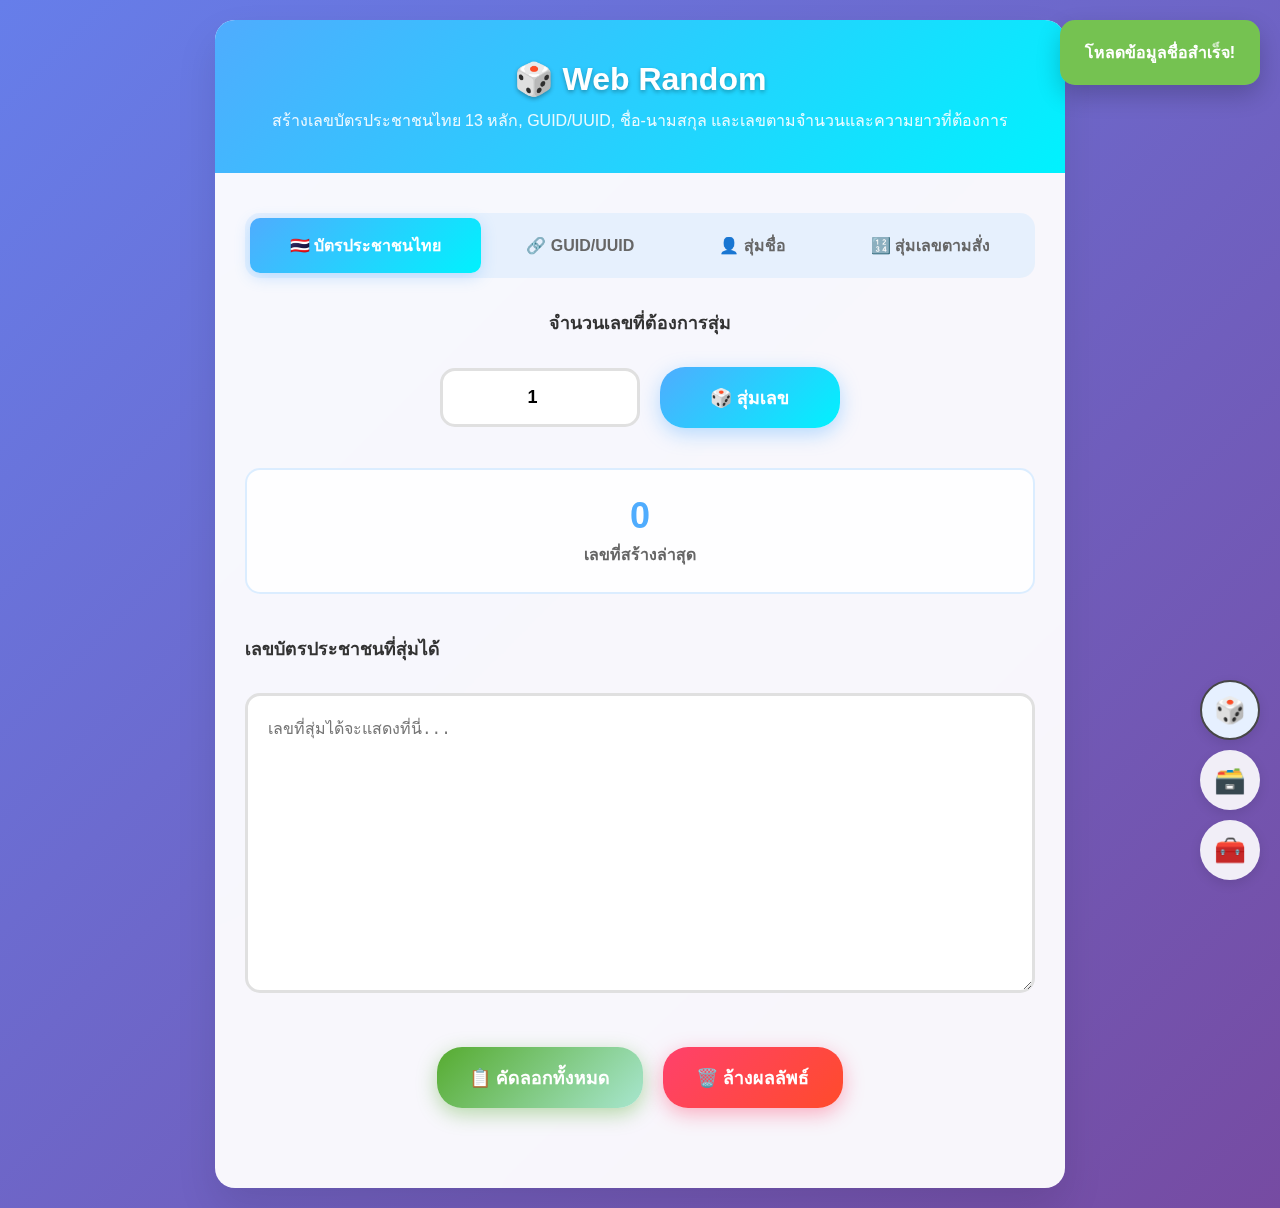
<file: index.html>
<!DOCTYPE html>
<html lang="th">
<head>
    <meta charset="UTF-8">
    <meta name="viewport" content="width=device-width, initial-scale=1.0">
    <link rel="icon" href="data:image/svg+xml,<svg xmlns=%22http://www.w3.org/2000/svg%22 viewBox=%220 0 100 100%22><text y=%22.9em%22 font-size=%2290%22>🎲</text></svg>">
    <link rel="stylesheet" href="css/mystyle.css">
    <title>Web Random</title>
</head>
<body>
    <div class="container">
        <div class="header">
            <h1>🎲 Web Random</h1>
            <p>สร้างเลขบัตรประชาชนไทย 13 หลัก, GUID/UUID, ชื่อ-นามสกุล และเลขตามจำนวนและความยาวที่ต้องการ</p>
        </div>

        <div class="content">
            <div class="tabs">
                <button class="tab active" onclick="switchTab('thai-id', event)">🇹🇭 บัตรประชาชนไทย</button>
                <button class="tab" onclick="switchTab('guid', event)">🔗 GUID/UUID</button>
                <button class="tab" onclick="switchTab('random-name', event)">👤 สุ่มชื่อ</button>
                <button class="tab" onclick="switchTab('random-number', event)">🔢 สุ่มเลขตามสั่ง</button>
            </div>

            <div class="tab-content active" id="thai-id">
                <div class="generator-section">
                    <label class="label">จำนวนเลขที่ต้องการสุ่ม</label>
                    <div class="input-group">
                        <input type="number" class="input-field" id="thaiIdCount" placeholder="เช่น 10" min="1" max="1000" value="1">
                        <button class="btn btn-primary" id="generateThaiIdBtn" onclick="generateThaiIds()">
                            🎲 สุ่มเลข
                        </button>
                    </div>
                </div>
                <div class="stats">
                    <span class="stat-number" id="thaiIdGeneratedCount">0</span>
                    <div class="stat-label">เลขที่สร้างล่าสุด</div>
                </div>
                <div class="result-section">
                    <label class="label">เลขบัตรประชาชนที่สุ่มได้</label>
                    <textarea class="textarea courier-font" id="thaiIdResultArea" placeholder="เลขที่สุ่มได้จะแสดงที่นี่..." readonly></textarea>
                    <div class="button-group">
                        <button class="btn btn-success" onclick="copyThaiIdResults()">📋 คัดลอกทั้งหมด</button>
                        <button class="btn btn-danger" onclick="clearThaiIdResults()">🗑️ ล้างผลลัพธ์</button>
                    </div>
                </div>
            </div>

            <div class="tab-content" id="guid">
                <div class="generator-section">
                    <label class="label">จำนวน GUID/UUID ที่ต้องการสุ่ม</label>
                    <div class="input-group">
                        <input type="number" class="input-field" id="guidCount" placeholder="เช่น 10" min="1" max="1000" value="1">
                        <button class="btn btn-primary" id="generateGuidBtn" onclick="generateGuids()">🎲 สุ่ม GUID</button>
                    </div>
                    <div class="guid-options"> <div class="checkbox-group">
                            <input type="checkbox" id="upperCase" checked>
                            <label for="upperCase">ตัวพิมพ์ใหญ่</label>
                        </div>
                        <div class="checkbox-group">
                            <input type="checkbox" id="withBraces">
                            <label for="withBraces">มีวงเล็บ {}</label>
                        </div>
                        <div class="checkbox-group">
                            <input type="checkbox" id="withoutHyphens">
                            <label for="withoutHyphens">ไม่มีขีด -</label>
                        </div>
                    </div>
                </div>
                <div class="stats">
                    <span class="stat-number" id="guidGeneratedCount">0</span>
                    <div class="stat-label">GUID ที่สร้างล่าสุด</div>
                </div>
                <div class="result-section">
                    <label class="label">GUID/UUID ที่สุ่มได้</label>
                    <textarea class="textarea courier-font" id="guidResultArea" placeholder="GUID ที่สุ่มได้จะแสดงที่นี่..." readonly></textarea>
                    <div class="button-group">
                        <button class="btn btn-success" onclick="copyGuidResults()">📋 คัดลอกทั้งหมด</button>
                        <button class="btn btn-danger" onclick="clearGuidResults()">🗑️ ล้างผลลัพธ์</button>
                    </div>
                </div>
            </div>

            <div class="tab-content" id="random-name">
                <div class="generator-section">
                    <label class="label">จำนวนชื่อที่ต้องการสุ่ม</label>
                    <div class="input-group">
                        <input type="number" class="input-field" id="nameCount" placeholder="เช่น 5" min="1" max="1000" value="1">
                    </div>

                    <div class="options-group">
                        <div class="checkbox-group-container">
                            <span class="checkbox-group-title">เลือกเพศ</span>
                            <div class="option-row">
                                <div class="checkbox-group">
                                    <input type="radio" id="genderFemale" name="gender" value="female">
                                    <label for="genderFemale">♀️ หญิง</label>
                                </div>
                                <div class="checkbox-group">
                                    <input type="radio" id="genderMale" name="gender" value="male">
                                    <label for="genderMale">♂️ ชาย</label>
                                </div>
                                <div class="checkbox-group">
                                    <input type="radio" id="genderAny" name="gender" value="any" checked>
                                    <label for="genderAny">ใดๆ</label>
                                </div>
                            </div>
                        </div>
                        <div class="checkbox-group-container">
                            <span class="checkbox-group-title">เลือกภาษา</span>
                            <div class="option-row">
                                <div class="checkbox-group">
                                    <input type="checkbox" id="nameLangTh">
                                    <label for="nameLangTh">ไทย</label>
                                </div>
                                <div class="checkbox-group">
                                    <input type="checkbox" id="nameLangEn" checked>
                                    <label for="nameLangEn">อังกฤษ</label>
                                </div>
                            </div>
                        </div>
                        <div class="checkbox-group-container">
                             <span class="checkbox-group-title">เลือกประเภทชื่อ</span>
                            <div class="option-row">
                                <div class="checkbox-group">
                                    <input type="checkbox" id="nameTypeFirst" checked>
                                    <label for="nameTypeFirst">ชื่อจริง</label>
                                </div>
                                <div class="checkbox-group">
                                    <input type="checkbox" id="nameTypeLast" checked>
                                    <label for="nameTypeLast">นามสกุล</label>
                                </div>
                                <div class="checkbox-group">
                                    <input type="checkbox" id="nameTypeNickname">
                                    <label for="nameTypeNickname">ชื่อเล่น</label>
                                </div>
                            </div>
                        </div>
                    </div>
                     <button class="btn btn-primary" id="generateNameBtn" onclick="generateNames()" style="margin-top: 10px;">
                        👤 สุ่มชื่อ
                    </button>
                </div>

                <div class="stats">
                    <span class="stat-number" id="nameGeneratedCount">0</span>
                    <div class="stat-label">ชื่อที่สร้างล่าสุด</div>
                </div>

                <div class="result-section">
                    <label class="label">ชื่อ-นามสกุลที่สุ่มได้</label>
                    <textarea class="textarea" id="nameResultArea" placeholder="ชื่อ-นามสกุลที่สุ่มได้จะแสดงที่นี่..." readonly></textarea>
                    <div class="button-group">
                        <button class="btn btn-success" onclick="copyNameResults()">📋 คัดลอกทั้งหมด</button>
                        <button class="btn btn-danger" onclick="clearNameResults()">🗑️ ล้างผลลัพธ์</button>
                    </div>
                </div>
            </div>

            <div class="tab-content" id="random-number">
                <div class="generator-section">
                    <label class="label">ตั้งค่าการสุ่มเลข</label>
                    <div class="input-group">
                        <input type="number" class="input-field" id="customNumberCount" placeholder="จำนวน (เช่น 10)" min="1" max="1000" value="1">
                        <input type="number" class="input-field" id="customNumberLength" placeholder="ความยาว (เช่น 8)" min="1" max="50" value="8">
                    </div>
                     <button class="btn btn-primary" id="generateCustomNumberBtn" onclick="generateCustomNumbers()" style="margin-top: 20px;">
                        🔢 สุ่มเลข
                    </button>
                </div>
                <div class="stats">
                    <span class="stat-number" id="customNumberGeneratedCount">0</span>
                    <div class="stat-label">เลขที่สร้างล่าสุด</div>
                </div>
                <div class="result-section">
                    <label class="label">เลขที่สุ่มได้</label>
                    <textarea class="textarea courier-font" id="customNumberResultArea" placeholder="เลขที่สุ่มได้จะแสดงที่นี่..." readonly></textarea>
                    <div class="button-group">
                        <button class="btn btn-success" onclick="copyCustomNumberResults()">📋 คัดลอกทั้งหมด</button>
                        <button class="btn btn-danger" onclick="clearCustomNumberResults()">🗑️ ล้างผลลัพธ์</button>
                    </div>
                </div>
            </div>
        </div>
        <!-- Navigation Section -->
        <!-- <div class="nav-menu">
            <a href="index.html" class="btn-nav">หน้าแรก</a>
            <a href="json.html" class="btn-nav">JSON ➔ Table</a>
            <a href="json_formatter.html" class="btn-nav">JSON Formatter</a>
        </div> -->
    </div>

    <!-- <a href="json.html" class="btn btn-secondary" style="margin:10px 0;display:inline-block;">ไปหน้า JSON to Table</a> -->
    <!-- <button class="toggle-theme" href="index.html" title="สุ่มเลข, GUID, ชื่อ & เลขตามสั่ง">🎲</button> -->
    <!-- <button class="toggle-theme" href="json.html" title="สุ่มเลข, GUID, ชื่อ & เลขตามสั่ง">🗑️</button> -->

    <div class="theme-button-group">
        <!-- <button class="toggle-theme" id="btn-theme" onclick="toggleTheme()" data-tooltip="เปลี่ยนธีม">🌙</button> -->
        <button class="toggle-theme" id="btn-formatter" onclick="navigateTo('json_formatter.html')" data-tooltip="JSON Formatter"><span>🧰</span></button>
        <button class="toggle-theme" id="btn-json" onclick="navigateTo('json.html')" data-tooltip="JSON ➔ Table">🗃️</button>
        <button class="toggle-theme" id="btn-index" onclick="navigateTo('index.html')" data-tooltip="สุ่มเลข, GUID, ชื่อ & เลขตามสั่ง">🎲</button>
    </div>

<script src="js/myscripts.js"></script>

</body>
</html>
</file>
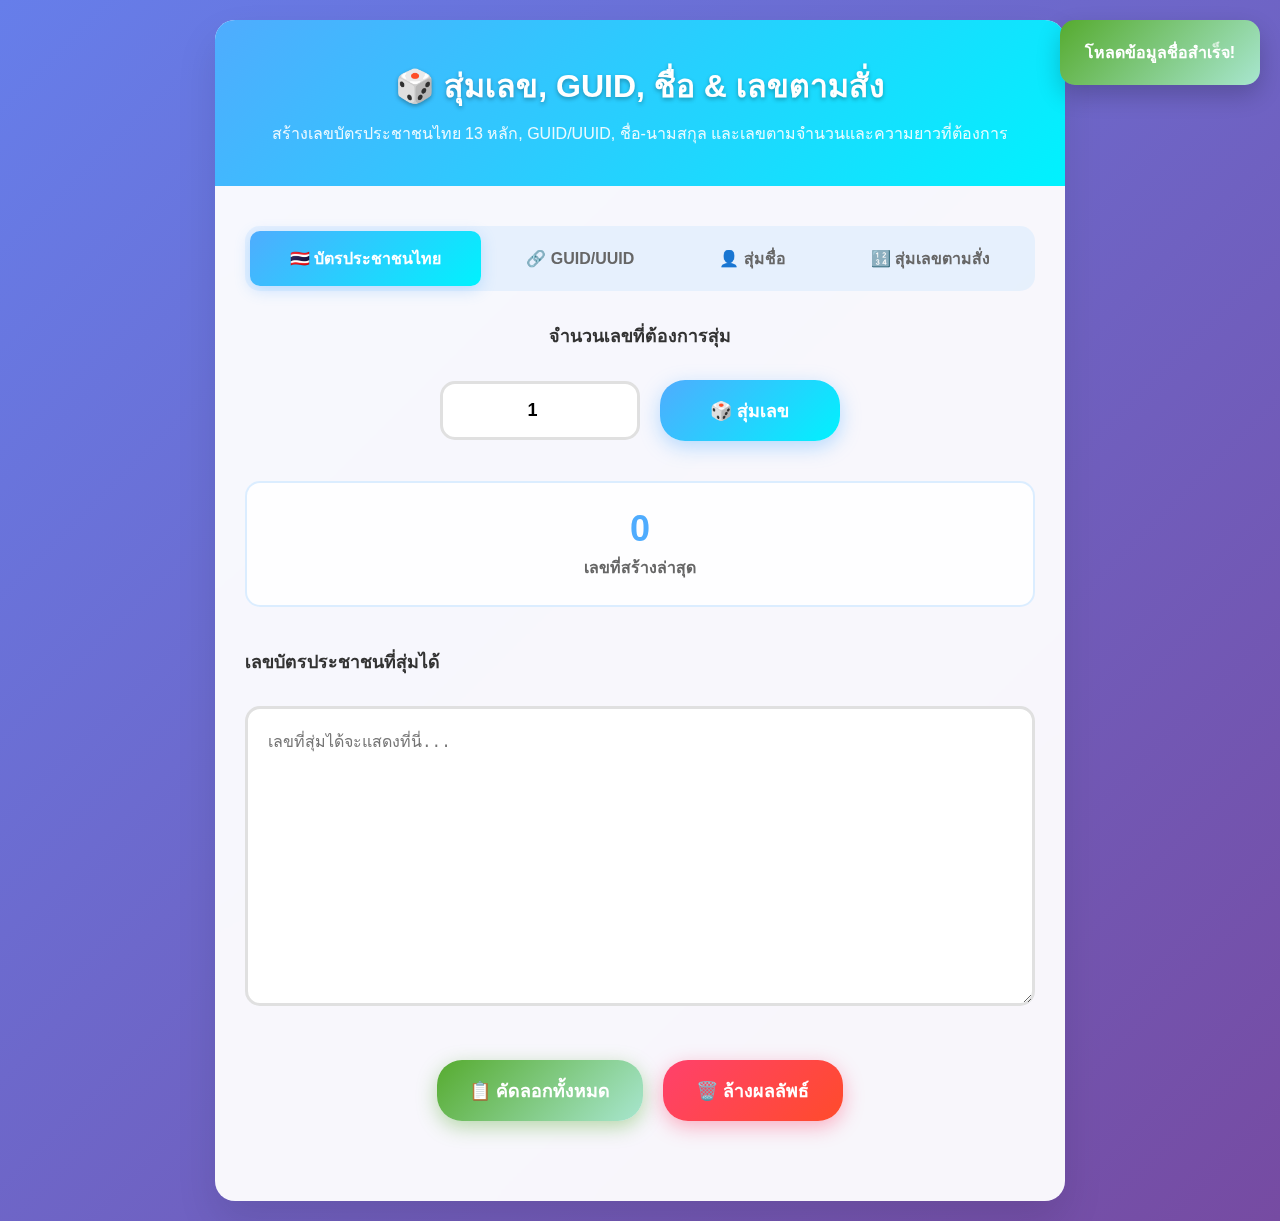
<file: index_1.html>
<!DOCTYPE html>
<html lang="th">
<head>
    <meta charset="UTF-8">
    <meta name="viewport" content="width=device-width, initial-scale=1.0">
    <title>สุ่มเลขบัตรประชาชนไทย, GUID, ชื่อ และ เลข</title>
    <style>
        * {
            margin: 0;
            padding: 0;
            box-sizing: border-box;
        }

        body {
            font-family: 'Segoe UI', Tahoma, Geneva, Verdana, sans-serif;
            background: linear-gradient(135deg, #667eea 0%, #764ba2 100%);
            min-height: 100vh;
            padding: 20px;
        }

        .container {
            max-width: 850px;
            margin: 0 auto;
            background: rgba(255, 255, 255, 0.95);
            backdrop-filter: blur(10px);
            border-radius: 20px;
            box-shadow: 0 20px 40px rgba(0, 0, 0, 0.1);
            overflow: hidden;
            animation: slideUp 0.6s ease-out;
        }

        @keyframes slideUp {
            from {
                opacity: 0;
                transform: translateY(30px);
            }
            to {
                opacity: 1;
                transform: translateY(0);
            }
        }

        .header {
            background: linear-gradient(135deg, #4facfe 0%, #00f2fe 100%);
            color: white;
            padding: 40px 30px;
            text-align: center;
        }

        .header h1 {
            font-size: 32px;
            margin-bottom: 10px;
            text-shadow: 0 2px 4px rgba(0, 0, 0, 0.3);
        }

        .header p {
            opacity: 0.9;
            font-size: 16px;
        }

        .content {
            padding: 40px 30px;
        }

        /* Tabs Styles */
        .tabs {
            display: flex;
            margin-bottom: 30px;
            background: rgba(79, 172, 254, 0.1);
            border-radius: 15px;
            padding: 5px;
            gap: 5px;
            flex-wrap: wrap;
        }

        .tab {
            flex: 1 1 auto; 
            padding: 15px 20px;
            border: none;
            background: transparent;
            border-radius: 10px;
            font-size: 16px;
            font-weight: 600;
            cursor: pointer;
            transition: all 0.3s ease;
            color: #666;
            min-width: 120px; 
            text-align: center;
        }

        .tab.active {
            background: linear-gradient(135deg, #4facfe 0%, #00f2fe 100%);
            color: white;
            box-shadow: 0 4px 15px rgba(79, 172, 254, 0.3);
        }

        .tab:hover:not(.active) {
            background: rgba(79, 172, 254, 0.2);
            color: #4facfe;
        }

        .tab-content {
            display: none;
        }

        .tab-content.active {
            display: block;
        }

        .generator-section {
            text-align: center;
            margin-bottom: 40px;
        }
        
        .options-group {
            display: flex;
            flex-direction: column; 
            gap: 20px; 
            justify-content: center;
            align-items: center; 
            margin: 25px 0;
        }

        .option-row { /* Renamed from name-options-row for generality */
            display: flex;
            gap: 10px; 
            justify-content: center;
            flex-wrap: wrap;
        }


        .input-group {
            display: flex;
            gap: 20px;
            align-items: center;
            justify-content: center;
            margin: 30px 0;
            flex-wrap: wrap;
        }

        .input-field {
            padding: 16px 20px;
            border: 3px solid #e0e0e0;
            border-radius: 15px;
            font-size: 18px;
            width: 200px;
            text-align: center;
            transition: all 0.3s ease;
            font-weight: 600;
        }

        .input-field:focus {
            outline: none;
            border-color: #4facfe;
            box-shadow: 0 0 0 4px rgba(79, 172, 254, 0.2);
            transform: scale(1.02);
        }

        .btn {
            padding: 16px 32px;
            border: none;
            border-radius: 25px;
            font-size: 18px;
            font-weight: 700;
            cursor: pointer;
            transition: all 0.3s ease;
            text-decoration: none;
            display: inline-flex;
            align-items: center;
            gap: 10px;
            position: relative;
            overflow: hidden;
            min-width: 180px;
            justify-content: center;
        }

        .btn::before {
            content: '';
            position: absolute;
            top: 0;
            left: -100%;
            width: 100%;
            height: 100%;
            background: linear-gradient(90deg, transparent, rgba(255, 255, 255, 0.3), transparent);
            transition: left 0.5s;
        }

        .btn:hover::before {
            left: 100%;
        }

        .btn-primary {
            background: linear-gradient(135deg, #4facfe 0%, #00f2fe 100%);
            color: white;
            box-shadow: 0 6px 20px rgba(79, 172, 254, 0.4);
        }

        .btn-primary:hover {
            transform: translateY(-3px);
            box-shadow: 0 10px 30px rgba(79, 172, 254, 0.6);
        }

        .btn-success {
            background: linear-gradient(135deg, #56ab2f 0%, #a8e6cf 100%);
            color: white;
            box-shadow: 0 6px 20px rgba(86, 171, 47, 0.4);
        }

        .btn-success:hover {
            transform: translateY(-3px);
            box-shadow: 0 10px 30px rgba(86, 171, 47, 0.6);
        }

        .btn-danger {
            background: linear-gradient(135deg, #ff416c 0%, #ff4b2b 100%);
            color: white;
            box-shadow: 0 6px 20px rgba(255, 65, 108, 0.4);
        }

        .btn-danger:hover {
            transform: translateY(-3px);
            box-shadow: 0 10px 30px rgba(255, 65, 108, 0.6);
        }

        .result-section {
            margin: 40px 0;
        }

        .textarea {
            width: 100%;
            min-height: 300px;
            padding: 20px;
            border: 3px solid #e0e0e0;
            border-radius: 15px;
            font-size: 16px;
            font-family: 'Segoe UI', Tahoma, Geneva, Verdana, sans-serif; 
            resize: vertical;
            margin: 20px 0;
            transition: all 0.3s ease;
            line-height: 1.8;
        }

        .textarea:focus {
            outline: none;
            border-color: #4facfe;
            box-shadow: 0 0 0 4px rgba(79, 172, 254, 0.1);
        }
        
        .textarea.courier-font { 
            font-family: 'Courier New', monospace;
        }


        .button-group {
            display: flex;
            gap: 20px;
            justify-content: center;
            margin: 30px 0;
            flex-wrap: wrap;
        }

        .stats {
            background: rgba(255, 255, 255, 0.9);
            padding: 25px;
            border-radius: 15px;
            text-align: center;
            margin: 30px 0;
            border: 2px solid rgba(79, 172, 254, 0.2);
        }

        .stat-number {
            font-size: 36px;
            font-weight: bold;
            color: #4facfe;
            display: block;
            margin-bottom: 5px;
        }

        .stat-label {
            color: #666;
            font-size: 16px;
            font-weight: 600;
        }

        .notification {
            position: fixed;
            top: 20px;
            right: 20px;
            padding: 20px 25px;
            border-radius: 15px;
            color: white;
            font-weight: 600;
            z-index: 1000;
            transform: translateX(400px);
            transition: all 0.3s ease;
            box-shadow: 0 10px 25px rgba(0, 0, 0, 0.2);
            font-size: 16px;
        }

        .notification.show {
            transform: translateX(0);
        }

        .notification.success {
            background: linear-gradient(135deg, #56ab2f 0%, #a8e6cf 100%);
        }

        .notification.warning {
            background: linear-gradient(135deg, #f7971e 0%, #ffd200 100%);
        }

        .notification.error {
            background: linear-gradient(135deg, #ff416c 0%, #ff4b2b 100%);
        }

        .label {
            font-size: 18px;
            font-weight: 600;
            color: #333;
            margin-bottom: 10px;
            display: block;
        }

        .checkbox-group-container {
            margin-bottom: 10px; /* Space below each group of checkboxes */
        }
        
        .checkbox-group-title {
            font-size: 16px;
            font-weight: 600;
            color: #555;
            margin-bottom: 10px; /* Increased margin for title */
            display: block;
            text-align: center; /* Center title */
        }

        .guid-options { 
            display: flex;
            gap: 15px;
            justify-content: center;
            margin: 10px 0; 
            flex-wrap: wrap;
        }

        .checkbox-group {
            display: flex;
            align-items: center;
            gap: 8px;
            background: rgba(79, 172, 254, 0.1);
            padding: 10px 15px; /* Slightly smaller padding for more items */
            border-radius: 10px;
            cursor: pointer;
            transition: all 0.3s ease;
        }

        .checkbox-group:hover {
            background: rgba(79, 172, 254, 0.2);
        }

        .checkbox-group input[type="checkbox"],
        .checkbox-group input[type="radio"] {
            width: 17px; /* Adjusted size */
            height: 17px; /* Adjusted size */
            cursor: pointer;
            accent-color: #4facfe; 
        }

        .checkbox-group label {
            font-size: 15px; /* Slightly smaller font */
            font-weight: 600;
            color: #333;
            cursor: pointer;
            margin: 0;
        }

        @media (max-width: 768px) {
            .container {
                margin: 10px;
            }
            
            .content {
                padding: 30px 20px;
            }
            
            .input-group, .options-group, .option-row {
                flex-direction: column;
                gap: 15px;
            }
            
            .input-field, .btn {
                width: 100%;
                max-width: 300px;
            }
            
            .button-group {
                flex-direction: column;
                align-items: center;
            }
            
            .header h1 {
                font-size: 24px;
            }

            .tabs {
                flex-direction: column; 
                gap: 5px;
            }

            .guid-options, .option-row { /* Target option-row for name options */
                flex-direction: column;
                align-items: center;
            }
             .checkbox-group {
                width: 100%;
                max-width: 250px; /* Max width for checkbox groups on mobile */
                justify-content: center;
            }
        }

        .loading {
            opacity: 0.7;
            pointer-events: none;
        }

        .btn:active {
            transform: translateY(-1px);
        }
    </style>
</head>
<body>
    <div class="container">
        <div class="header">
            <h1>🎲 สุ่มเลข, GUID, ชื่อ & เลขตามสั่ง</h1>
            <p>สร้างเลขบัตรประชาชนไทย 13 หลัก, GUID/UUID, ชื่อ-นามสกุล และเลขตามจำนวนและความยาวที่ต้องการ</p>
        </div>

        <div class="content">
            <div class="tabs">
                <button class="tab active" onclick="switchTab('thai-id', event)">🇹🇭 บัตรประชาชนไทย</button>
                <button class="tab" onclick="switchTab('guid', event)">🔗 GUID/UUID</button>
                <button class="tab" onclick="switchTab('random-name', event)">👤 สุ่มชื่อ</button>
                <button class="tab" onclick="switchTab('random-number', event)">🔢 สุ่มเลขตามสั่ง</button>
            </div>

            <div class="tab-content active" id="thai-id">
                <div class="generator-section">
                    <label class="label">จำนวนเลขที่ต้องการสุ่ม</label>
                    <div class="input-group">
                        <input type="number" class="input-field" id="thaiIdCount" placeholder="เช่น 10" min="1" max="1000" value="1">
                        <button class="btn btn-primary" id="generateThaiIdBtn" onclick="generateThaiIds()">
                            🎲 สุ่มเลข
                        </button>
                    </div>
                </div>
                <div class="stats">
                    <span class="stat-number" id="thaiIdGeneratedCount">0</span>
                    <div class="stat-label">เลขที่สร้างล่าสุด</div>
                </div>
                <div class="result-section">
                    <label class="label">เลขบัตรประชาชนที่สุ่มได้</label>
                    <textarea class="textarea courier-font" id="thaiIdResultArea" placeholder="เลขที่สุ่มได้จะแสดงที่นี่..." readonly></textarea>
                    <div class="button-group">
                        <button class="btn btn-success" onclick="copyThaiIdResults()">📋 คัดลอกทั้งหมด</button>
                        <button class="btn btn-danger" onclick="clearThaiIdResults()">🗑️ ล้างผลลัพธ์</button>
                    </div>
                </div>
            </div>

            <div class="tab-content" id="guid">
                <div class="generator-section">
                    <label class="label">จำนวน GUID/UUID ที่ต้องการสุ่ม</label>
                    <div class="input-group">
                        <input type="number" class="input-field" id="guidCount" placeholder="เช่น 10" min="1" max="1000" value="1">
                        <button class="btn btn-primary" id="generateGuidBtn" onclick="generateGuids()">🎲 สุ่ม GUID</button>
                    </div>
                    <div class="guid-options"> <div class="checkbox-group">
                            <input type="checkbox" id="upperCase" checked>
                            <label for="upperCase">ตัวพิมพ์ใหญ่</label>
                        </div>
                        <div class="checkbox-group">
                            <input type="checkbox" id="withBraces">
                            <label for="withBraces">มีวงเล็บ {}</label>
                        </div>
                        <div class="checkbox-group">
                            <input type="checkbox" id="withoutHyphens">
                            <label for="withoutHyphens">ไม่มีขีด -</label>
                        </div>
                    </div>
                </div>
                <div class="stats">
                    <span class="stat-number" id="guidGeneratedCount">0</span>
                    <div class="stat-label">GUID ที่สร้างล่าสุด</div>
                </div>
                <div class="result-section">
                    <label class="label">GUID/UUID ที่สุ่มได้</label>
                    <textarea class="textarea courier-font" id="guidResultArea" placeholder="GUID ที่สุ่มได้จะแสดงที่นี่..." readonly></textarea>
                    <div class="button-group">
                        <button class="btn btn-success" onclick="copyGuidResults()">📋 คัดลอกทั้งหมด</button>
                        <button class="btn btn-danger" onclick="clearGuidResults()">🗑️ ล้างผลลัพธ์</button>
                    </div>
                </div>
            </div>

            <div class="tab-content" id="random-name">
                <div class="generator-section">
                    <label class="label">จำนวนชื่อที่ต้องการสุ่ม</label>
                    <div class="input-group">
                        <input type="number" class="input-field" id="nameCount" placeholder="เช่น 5" min="1" max="1000" value="1">
                    </div>

                    <div class="options-group">
                        <div class="checkbox-group-container">
                            <span class="checkbox-group-title">เลือกเพศ</span>
                            <div class="option-row">
                                <div class="checkbox-group">
                                    <input type="radio" id="genderFemale" name="gender" value="female">
                                    <label for="genderFemale">♀️ หญิง</label>
                                </div>
                                <div class="checkbox-group">
                                    <input type="radio" id="genderMale" name="gender" value="male">
                                    <label for="genderMale">♂️ ชาย</label>
                                </div>
                                <div class="checkbox-group">
                                    <input type="radio" id="genderAny" name="gender" value="any" checked>
                                    <label for="genderAny">ใดๆ</label>
                                </div>
                            </div>
                        </div>
                        <div class="checkbox-group-container">
                            <span class="checkbox-group-title">เลือกภาษา</span>
                            <div class="option-row">
                                <div class="checkbox-group">
                                    <input type="checkbox" id="nameLangTh" checked>
                                    <label for="nameLangTh">🇹🇭 ไทย</label>
                                </div>
                                <div class="checkbox-group">
                                    <input type="checkbox" id="nameLangEn">
                                    <label for="nameLangEn">🇬🇧 อังกฤษ</label>
                                </div>
                            </div>
                        </div>
                        <div class="checkbox-group-container">
                             <span class="checkbox-group-title">เลือกประเภทชื่อ</span>
                            <div class="option-row">
                                <div class="checkbox-group">
                                    <input type="checkbox" id="nameTypeFirst" checked>
                                    <label for="nameTypeFirst">ชื่อจริง</label>
                                </div>
                                <div class="checkbox-group">
                                    <input type="checkbox" id="nameTypeLast" checked>
                                    <label for="nameTypeLast">นามสกุล</label>
                                </div>
                                <div class="checkbox-group">
                                    <input type="checkbox" id="nameTypeNickname">
                                    <label for="nameTypeNickname">ชื่อเล่น</label>
                                </div>
                            </div>
                        </div>
                    </div>
                     <button class="btn btn-primary" id="generateNameBtn" onclick="generateNames()" style="margin-top: 10px;">
                        👤 สุ่มชื่อ
                    </button>
                </div>

                <div class="stats">
                    <span class="stat-number" id="nameGeneratedCount">0</span>
                    <div class="stat-label">ชื่อที่สร้างล่าสุด</div>
                </div>

                <div class="result-section">
                    <label class="label">ชื่อ-นามสกุลที่สุ่มได้</label>
                    <textarea class="textarea" id="nameResultArea" placeholder="ชื่อ-นามสกุลที่สุ่มได้จะแสดงที่นี่..." readonly></textarea>
                    <div class="button-group">
                        <button class="btn btn-success" onclick="copyNameResults()">📋 คัดลอกทั้งหมด</button>
                        <button class="btn btn-danger" onclick="clearNameResults()">🗑️ ล้างผลลัพธ์</button>
                    </div>
                </div>
            </div>

            <div class="tab-content" id="random-number">
                <div class="generator-section">
                    <label class="label">ตั้งค่าการสุ่มเลข</label>
                    <div class="input-group">
                        <input type="number" class="input-field" id="customNumberCount" placeholder="จำนวน (เช่น 10)" min="1" max="1000" value="1">
                        <input type="number" class="input-field" id="customNumberLength" placeholder="ความยาว (เช่น 8)" min="1" max="50" value="8">
                    </div>
                     <button class="btn btn-primary" id="generateCustomNumberBtn" onclick="generateCustomNumbers()" style="margin-top: 20px;">
                        🔢 สุ่มเลข
                    </button>
                </div>
                <div class="stats">
                    <span class="stat-number" id="customNumberGeneratedCount">0</span>
                    <div class="stat-label">เลขที่สร้างล่าสุด</div>
                </div>
                <div class="result-section">
                    <label class="label">เลขที่สุ่มได้</label>
                    <textarea class="textarea courier-font" id="customNumberResultArea" placeholder="เลขที่สุ่มได้จะแสดงที่นี่..." readonly></textarea>
                    <div class="button-group">
                        <button class="btn btn-success" onclick="copyCustomNumberResults()">📋 คัดลอกทั้งหมด</button>
                        <button class="btn btn-danger" onclick="clearCustomNumberResults()">🗑️ ล้างผลลัพธ์</button>
                    </div>
                </div>
            </div>
        </div>
    </div>

    <script>
        let thaiIdResults = [];
        let guidResults = [];
        let nameResults = [];
        let customNumberResults = [];
        let generatedThaiIds = new Set();

        // --- Name Data (to be populated from data.json) ---
        let firstNamesFemaleTh = [], firstNamesFemaleEn = [];
        let firstNamesMaleTh = [], firstNamesMaleEn = [];
        let allLastNamesTh = [], allLastNamesEn = []; 
        let nicknamesFemaleTh = [], nicknamesFemaleEn = [];
        let nicknamesMaleTh = [], nicknamesMaleEn = [];
        let allFirstNamesTh = [], allFirstNamesEn = []; // Combined for 'any' gender
        let allNicknamesTh = [], allNicknamesEn = []; // Combined for 'any' gender

        async function loadNameData() {
            const generateNameBtn = document.getElementById('generateNameBtn');
            const originalBtnText = generateNameBtn.innerHTML;
            generateNameBtn.disabled = true;
            generateNameBtn.innerHTML = '⏳ กำลังโหลดข้อมูล...';

            try {
                const response = await fetch('data.json'); // Assuming data.json is in the same directory
                if (!response.ok) {
                    throw new Error(`HTTP error! status: ${response.status}`);
                }
                const data = await response.json();

                data.firstnameFemale.forEach(name => {
                    if (name.th) firstNamesFemaleTh.push(name.th);
                    if (name.en) firstNamesFemaleEn.push(name.en);
                });
                data.firstnameMale.forEach(name => {
                    if (name.th) firstNamesMaleTh.push(name.th);
                    if (name.en) firstNamesMaleEn.push(name.en);
                });
                data.lastname.forEach(name => {
                    if (name.th) allLastNamesTh.push(name.th);
                    if (name.en) allLastNamesEn.push(name.en);
                });
                data.nicknameFemale.forEach(name => {
                    if (name.th) nicknamesFemaleTh.push(name.th);
                    if (name.en) nicknamesFemaleEn.push(name.en);
                });
                data.nicknameMale.forEach(name => {
                    if (name.th) nicknamesMaleTh.push(name.th);
                    if (name.en) nicknamesMaleEn.push(name.en);
                });

                allFirstNamesTh = [...firstNamesFemaleTh, ...firstNamesMaleTh];
                allFirstNamesEn = [...firstNamesFemaleEn, ...firstNamesMaleEn];
                allNicknamesTh = [...nicknamesFemaleTh, ...nicknamesMaleTh];
                allNicknamesEn = [...nicknamesFemaleEn, ...nicknamesMaleEn];
                
                if (generateNameBtn) {
                     showNotification('โหลดข้อมูลชื่อสำเร็จ!', 'success');
                    generateNameBtn.disabled = false;
                    generateNameBtn.innerHTML = originalBtnText;
                }
            } catch (error) {
                console.error("Failed to load name data:", error);
                if (generateNameBtn) {
                    showNotification('เกิดข้อผิดพลาดในการโหลดข้อมูลชื่อ!', 'error');
                    generateNameBtn.innerHTML = '⚠️ โหลดข้อมูลล้มเหลว';
                }
            }
        }


        // Tab Management
        function switchTab(tabName, event) {
            document.querySelectorAll('.tab').forEach(tab => tab.classList.remove('active'));
            document.querySelectorAll('.tab-content').forEach(content => content.classList.remove('active'));
            
            if (event && event.target) {
                 event.target.classList.add('active');
            } else { 
                const fallbackTab = Array.from(document.querySelectorAll('.tab')).find(t => t.getAttribute('onclick').includes(tabName));
                if (fallbackTab) fallbackTab.classList.add('active');
            }
            document.getElementById(tabName).classList.add('active');
        }

        // --- Thai ID Functions ---
        function createThaiId() {
            const firstDigit = Math.floor(Math.random() * 8) + 1; 
            const remainingDigits = Array.from({length: 11}, () => Math.floor(Math.random() * 10));
            const idNumbers = [firstDigit, ...remainingDigits];
            let total = 0;
            for (let i = 0; i < 12; i++) {
                total += (13 - i) * idNumbers[i];
            }
            const checkDigit = (11 - (total % 11)) % 10;
            idNumbers.push(checkDigit);
            return idNumbers.join('');
        }

        async function generateThaiIds() {
            const countInput = document.getElementById('thaiIdCount');
            const count = parseInt(countInput.value);
            const generateBtn = document.getElementById('generateThaiIdBtn');
            if (!count || count <= 0 || count > 1000) {
                showNotification('กรุณาระบุจำนวนระหว่าง 1-1000', 'warning');
                return;
            }
            generateBtn.classList.add('loading');
            generateBtn.innerHTML = '⏳ กำลังสร้าง...';
            generateBtn.disabled = true;
            generatedThaiIds.clear();
            const resultArea = document.getElementById('thaiIdResultArea');
            resultArea.value = ''; 
            const allNewIds = [];
            let attempts = 0;
            const maxAttempts = count * 1000; 
            for (let i = 0; i < count; i++) {
                let newId;
                do {
                    newId = createThaiId();
                    attempts++;
                    if (attempts > maxAttempts && allNewIds.length < i + 1) {
                        showNotification('ไม่สามารถสร้างเลขที่ไม่ซ้ำกันได้เพียงพอ ลองอีกครั้ง', 'warning');
                        break;
                    }
                } while (generatedThaiIds.has(newId) && attempts <= maxAttempts);
                if (!generatedThaiIds.has(newId)) {
                    generatedThaiIds.add(newId);
                    allNewIds.push(newId);
                }
                if ((i + 1) % 50 === 0 || (i + 1) === count) {
                    updateThaiIdResultsDisplay(allNewIds); 
                    await new Promise(resolve => setTimeout(resolve, 1)); 
                }
                if (attempts > maxAttempts && allNewIds.length < count) break;
            }
            thaiIdResults = allNewIds; 
            updateThaiIdResultsDisplay(thaiIdResults); 
            if (thaiIdResults.length > 0) {
                 await autoCopyResults(thaiIdResults.join('\n'), `สร้างและคัดลอกเลขไทยสำเร็จ ${thaiIdResults.length} เลข 📋`);
            } else if (count > 0) {
                showNotification('ไม่สามารถสร้างเลขได้', 'error');
            }
            generateBtn.classList.remove('loading');
            generateBtn.innerHTML = '🎲 สุ่มเลข';
            generateBtn.disabled = false;
        }
        
        function updateThaiIdResultsDisplay(idsToDisplay) {
            const resultArea = document.getElementById('thaiIdResultArea');
            const generatedCount = document.getElementById('thaiIdGeneratedCount');
            resultArea.value = idsToDisplay.map(id => formatThaiId(id)).join('\n');
            generatedCount.textContent = idsToDisplay.length.toLocaleString();
        }

        function formatThaiId(id) {
            if (!id || id.length !== 13) return id;
            return id.replace(/(\d{1})(\d{4})(\d{5})(\d{2})(\d{1})/, '$1-$2-$3-$4-$5');
        }

        function copyThaiIdResults() {
            if (thaiIdResults.length === 0) {
                showNotification('ยังไม่มีเลขที่สุ่ม!', 'warning');
                return;
            }
            copyToClipboard(thaiIdResults.join('\n'), `คัดลอกเลขไทยสำเร็จ ${thaiIdResults.length} เลข`);
        }

        function clearThaiIdResults() {
            if (thaiIdResults.length === 0) {
                showNotification('ไม่มีข้อมูลให้ล้าง', 'warning');
                return;
            }
            if (confirm(`คุณต้องการล้างผลลัพธ์ ${thaiIdResults.length} เลข หรือไม่?`)) {
                generatedThaiIds.clear();
                thaiIdResults = [];
                document.getElementById('thaiIdResultArea').value = '';
                document.getElementById('thaiIdGeneratedCount').textContent = '0';
                showNotification('ล้างผลลัพธ์เลขไทยสำเร็จ', 'success');
            }
        }

        // --- GUID Functions ---
        function generateGuid() {
            return 'xxxxxxxx-xxxx-4xxx-yxxx-xxxxxxxxxxxx'.replace(/[xy]/g, function(c) {
                const r = Math.random() * 16 | 0;
                const v = c == 'x' ? r : (r & 0x3 | 0x8);
                return v.toString(16);
            });
        }

        function formatGuid(guid) {
            const upperCase = document.getElementById('upperCase').checked;
            const withBraces = document.getElementById('withBraces').checked;
            const withoutHyphens = document.getElementById('withoutHyphens').checked;
            let result = guid;
            if (upperCase) result = result.toUpperCase();
            if (withoutHyphens) result = result.replace(/-/g, '');
            if (withBraces) result = `{${result}}`;
            return result;
        }

        async function generateGuids() {
            const countInput = document.getElementById('guidCount');
            const count = parseInt(countInput.value);
            const generateBtn = document.getElementById('generateGuidBtn');
            if (!count || count <= 0 || count > 1000) {
                showNotification('กรุณาระบุจำนวนระหว่าง 1-1000', 'warning');
                return;
            }
            generateBtn.classList.add('loading');
            generateBtn.innerHTML = '⏳ กำลังสร้าง...';
            generateBtn.disabled = true;
            const resultArea = document.getElementById('guidResultArea');
            resultArea.value = ''; 
            const newGuids = [];
            for (let i = 0; i < count; i++) {
                newGuids.push(generateGuid());
                if ((i + 1) % 50 === 0 || (i + 1) === count) {
                    updateGuidResultsDisplay(newGuids);
                    await new Promise(resolve => setTimeout(resolve, 1)); 
                }
            }
            guidResults = newGuids;
            updateGuidResultsDisplay(guidResults);
             if (guidResults.length > 0) {
                await autoCopyResults(guidResults.map(g => formatGuid(g)).join('\n'), `สร้างและคัดลอก GUID สำเร็จ ${guidResults.length} ตัว 📋`);
            }
            generateBtn.classList.remove('loading');
            generateBtn.innerHTML = '🎲 สุ่ม GUID';
            generateBtn.disabled = false;
        }

        function updateGuidResultsDisplay(guidsToDisplay) {
            const resultArea = document.getElementById('guidResultArea');
            const generatedCount = document.getElementById('guidGeneratedCount');
            resultArea.value = guidsToDisplay.map(guid => formatGuid(guid)).join('\n');
            generatedCount.textContent = guidsToDisplay.length.toLocaleString();
        }
        
        function copyGuidResults() {
            if (guidResults.length === 0) {
                showNotification('ยังไม่มี GUID ที่สุ่ม!', 'warning');
                return;
            }
            copyToClipboard(guidResults.map(guid => formatGuid(guid)).join('\n'), `คัดลอก GUID สำเร็จ ${guidResults.length} ตัว`);
        }

        function clearGuidResults() {
             if (guidResults.length === 0) {
                showNotification('ไม่มีข้อมูลให้ล้าง', 'warning');
                return;
            }
            if (confirm(`คุณต้องการล้างผลลัพธ์ ${guidResults.length} GUID หรือไม่?`)) {
                guidResults = [];
                document.getElementById('guidResultArea').value = '';
                document.getElementById('guidGeneratedCount').textContent = '0';
                showNotification('ล้างผลลัพธ์ GUID สำเร็จ', 'success');
            }
        }

        // --- Random Name Functions ---
        function createRandomName() {
            const selectedGender = document.querySelector('input[name="gender"]:checked').value;
            const langTh = document.getElementById('nameLangTh').checked;
            const langEn = document.getElementById('nameLangEn').checked;
            const typeFirst = document.getElementById('nameTypeFirst').checked;
            const typeLast = document.getElementById('nameTypeLast').checked;
            const typeNickname = document.getElementById('nameTypeNickname').checked;

            if (allLastNamesTh.length === 0 && allFirstNamesTh.length === 0 && allNicknamesTh.length === 0) { // Basic check if data isn't loaded
                return "ข้อมูลชื่อยังไม่พร้อมใช้งาน";
            }

            let thNameParts = [];
            let enNameParts = [];

            // Helper function to get corresponding names from data arrays
            function getCorrespondingName(thArray, enArray, selectedIndex) {
                if (selectedIndex >= 0 && selectedIndex < thArray.length && selectedIndex < enArray.length) {
                    return {
                        th: thArray[selectedIndex],
                        en: enArray[selectedIndex]
                    };
                }
                return { th: "", en: "" };
            }

            // Select indices for each name part
            let firstNameIndex = -1, lastNameIndex = -1, nicknameIndex = -1;

            // Get appropriate arrays based on gender
            let currentFirstNamesTh, currentFirstNamesEn, currentNicknamesTh, currentNicknamesEn;
            if (selectedGender === 'female') {
                currentFirstNamesTh = firstNamesFemaleTh;
                currentFirstNamesEn = firstNamesFemaleEn;
                currentNicknamesTh = nicknamesFemaleTh;
                currentNicknamesEn = nicknamesFemaleEn;
            } else if (selectedGender === 'male') {
                currentFirstNamesTh = firstNamesMaleTh;
                currentFirstNamesEn = firstNamesMaleEn;
                currentNicknamesTh = nicknamesMaleTh;
                currentNicknamesEn = nicknamesMaleEn;
            } else { // 'any'
                currentFirstNamesTh = allFirstNamesTh;
                currentFirstNamesEn = allFirstNamesEn;
                currentNicknamesTh = allNicknamesTh;
                currentNicknamesEn = allNicknamesEn;
            }

            // Generate random indices for each name type
            if (typeFirst && currentFirstNamesTh && currentFirstNamesTh.length > 0) {
                firstNameIndex = Math.floor(Math.random() * Math.min(currentFirstNamesTh.length, currentFirstNamesEn.length));
            }
            if (typeLast && allLastNamesTh && allLastNamesTh.length > 0) {
                lastNameIndex = Math.floor(Math.random() * Math.min(allLastNamesTh.length, allLastNamesEn.length));
            }
            if (typeNickname && currentNicknamesTh && currentNicknamesTh.length > 0) {
                nicknameIndex = Math.floor(Math.random() * Math.min(currentNicknamesTh.length, currentNicknamesEn.length));
            }

            // Build name parts
            let thFirstNamePart = "", enFirstNamePart = "";
            let thLastNamePart = "", enLastNamePart = "";
            let thNicknamePart = "", enNicknamePart = "";

            if (firstNameIndex >= 0) {
                const firstName = getCorrespondingName(currentFirstNamesTh, currentFirstNamesEn, firstNameIndex);
                thFirstNamePart = firstName.th;
                enFirstNamePart = firstName.en;
            }

            if (lastNameIndex >= 0) {
                const lastName = getCorrespondingName(allLastNamesTh, allLastNamesEn, lastNameIndex);
                thLastNamePart = lastName.th;
                enLastNamePart = lastName.en;
            }

            if (nicknameIndex >= 0) {
                const nickname = getCorrespondingName(currentNicknamesTh, currentNicknamesEn, nicknameIndex);
                thNicknamePart = nickname.th;
                enNicknamePart = nickname.en;
            }

            // Construct final names
            if (langTh) {
                let combinedTh = [thFirstNamePart, thLastNamePart].filter(Boolean).join(' ');
                if (thNicknamePart) {
                    combinedTh = combinedTh ? `${combinedTh} (${thNicknamePart})` : `(${thNicknamePart})`;
                }
                if (combinedTh) thNameParts.push(combinedTh);
            }

            if (langEn) {
                let combinedEn = [enFirstNamePart, enLastNamePart].filter(Boolean).join(' ');
                if (enNicknamePart) {
                    combinedEn = combinedEn ? `${combinedEn} (${enNicknamePart})` : `(${enNicknamePart})`;
                }
                if (combinedEn) enNameParts.push(combinedEn);
            }
            
            if (thNameParts.length === 0 && enNameParts.length === 0) return "";
            
            // If both languages are selected, show them on the same line separated by " | "
            if (langTh && langEn && thNameParts.length > 0 && enNameParts.length > 0) {
                return `${thNameParts[0]} | ${enNameParts[0]}`;
            }
            
            return thNameParts.concat(enNameParts).join(', ');
        }

        // --- Random Custom Number Functions ---
        function createCustomRandomNumber(length) {
            let number = '';
            const digits = '0123456789';
            for (let i = 0; i < length; i++) {
                number += digits.charAt(Math.floor(Math.random() * digits.length));
            }
            return number;
        }

        async function generateCustomNumbers() {
            const countInput = document.getElementById('customNumberCount');
            const lengthInput = document.getElementById('customNumberLength');
            const count = parseInt(countInput.value);
            const length = parseInt(lengthInput.value);
            const generateBtn = document.getElementById('generateCustomNumberBtn');

            if (!count || count <= 0 || count > 1000) {
                showNotification('กรุณาระบุจำนวนระหว่าง 1-1000', 'warning');
                return;
            }
            if (!length || length <= 0 || length > 50) { 
                showNotification('กรุณาระบุความยาวระหว่าง 1-50', 'warning');
                return;
            }
            generateBtn.classList.add('loading');
            generateBtn.innerHTML = '⏳ กำลังสร้าง...';
            generateBtn.disabled = true;
            const resultArea = document.getElementById('customNumberResultArea');
            resultArea.value = '';
            const newNumbers = [];
            for (let i = 0; i < count; i++) {
                newNumbers.push(createCustomRandomNumber(length));
                 if ((i + 1) % 50 === 0 || (i + 1) === count) {
                    updateCustomNumberResultsDisplay(newNumbers);
                    await new Promise(resolve => setTimeout(resolve, 1));
                }
            }
            customNumberResults = newNumbers;
            updateCustomNumberResultsDisplay(customNumberResults);
            if (customNumberResults.length > 0) {
                 await autoCopyResults(customNumberResults.join('\n'), `สร้างและคัดลอกเลขสำเร็จ ${customNumberResults.length} ตัว 📋`);
            }
            generateBtn.classList.remove('loading');
            generateBtn.innerHTML = '🔢 สุ่มเลข';
            generateBtn.disabled = false;
        }

        function updateCustomNumberResultsDisplay(numbersToDisplay) {
            const resultArea = document.getElementById('customNumberResultArea');
            const generatedCount = document.getElementById('customNumberGeneratedCount');
            resultArea.value = numbersToDisplay.join('\n');
            generatedCount.textContent = numbersToDisplay.length.toLocaleString();
        }

        function copyCustomNumberResults() {
            if (customNumberResults.length === 0) {
                showNotification('ยังไม่มีเลขที่สุ่ม!', 'warning');
                return;
            }
            copyToClipboard(customNumberResults.join('\n'), `คัดลอกเลขสำเร็จ ${customNumberResults.length} ตัว`);
        }

        function clearCustomNumberResults() {
             if (customNumberResults.length === 0) {
                showNotification('ไม่มีข้อมูลให้ล้าง', 'warning');
                return;
            }
            if (confirm(`คุณต้องการล้างผลลัพธ์ ${customNumberResults.length} เลข หรือไม่?`)) {
                customNumberResults = [];
                document.getElementById('customNumberResultArea').value = '';
                document.getElementById('customNumberGeneratedCount').textContent = '0';
                showNotification('ล้างผลลัพธ์เลขสำเร็จ', 'success');
            }
        }
        
        // --- Shared Functions ---
        async function autoCopyResults(textToCopy, successMessage) {
            if (!textToCopy) return;
            try {
                await navigator.clipboard.writeText(textToCopy);
                showNotification(successMessage, 'success');
            } catch (error) {
                const tempTextArea = document.createElement('textarea');
                tempTextArea.value = textToCopy;
                document.body.appendChild(tempTextArea);
                tempTextArea.select();
                try {
                    document.execCommand('copy');
                    showNotification(successMessage, 'success');
                } catch (err) {
                    showNotification('คัดลอกอัตโนมัติไม่สำเร็จ โปรดคัดลอกด้วยตนเอง', 'warning');
                }
                document.body.removeChild(tempTextArea);
            }
        }

        function copyToClipboard(textToCopy, successMessage) {
             if (!textToCopy) {
                showNotification('ไม่มีข้อมูลให้คัดลอก', 'warning');
                return;
            }
            navigator.clipboard.writeText(textToCopy).then(() => {
                showNotification(successMessage, 'success');
            }).catch(() => {
                const tempTextArea = document.createElement('textarea');
                tempTextArea.value = textToCopy;
                document.body.appendChild(tempTextArea);
                tempTextArea.select();
                document.execCommand('copy');
                document.body.removeChild(tempTextArea);
                showNotification(successMessage, 'success');
            });
        }

        function showNotification(message, type = 'success') {
            const existingNotification = document.querySelector('.notification');
            if (existingNotification) existingNotification.remove();
            const notification = document.createElement('div');
            notification.className = `notification ${type}`;
            notification.textContent = message;
            document.body.appendChild(notification);
            setTimeout(() => notification.classList.add('show'), 100);
            setTimeout(() => {
                notification.classList.remove('show');
                setTimeout(() => { if (notification.parentNode) notification.remove(); }, 300);
            }, 4000);
        }

        // --- Event Listeners ---
        function setupInputValidation(inputId) {
            const inputElement = document.getElementById(inputId);
            if (inputElement) {
                inputElement.addEventListener('input', function(e) {
                    if (parseInt(e.target.value) < 0) e.target.value = Math.abs(parseInt(e.target.value));
                    const maxVal = parseInt(e.target.max);
                    if (maxVal && parseInt(e.target.value) > maxVal) e.target.value = maxVal;
                });
            }
        }
        
        ['thaiIdCount', 'guidCount', 'nameCount', 'customNumberCount', 'customNumberLength'].forEach(setupInputValidation);

        document.getElementById('thaiIdCount').addEventListener('keypress', function(e) { if (e.key === 'Enter') generateThaiIds(); });
        document.getElementById('guidCount').addEventListener('keypress', function(e) { if (e.key === 'Enter') generateGuids(); });
        document.getElementById('nameCount').addEventListener('keypress', function(e) { if (e.key === 'Enter') generateNames(); });
        document.getElementById('customNumberCount').addEventListener('keypress', function(e) { if (e.key === 'Enter') generateCustomNumbers(); });
        document.getElementById('customNumberLength').addEventListener('keypress', function(e) { if (e.key === 'Enter') generateCustomNumbers(); });

        ['upperCase', 'withBraces', 'withoutHyphens'].forEach(id => {
            document.getElementById(id).addEventListener('change', function() {
                if (guidResults.length > 0) updateGuidResultsDisplay(guidResults); 
            });
        });
        
        document.addEventListener('DOMContentLoaded', loadNameData);

    </script>
</body>
</html>
</file>
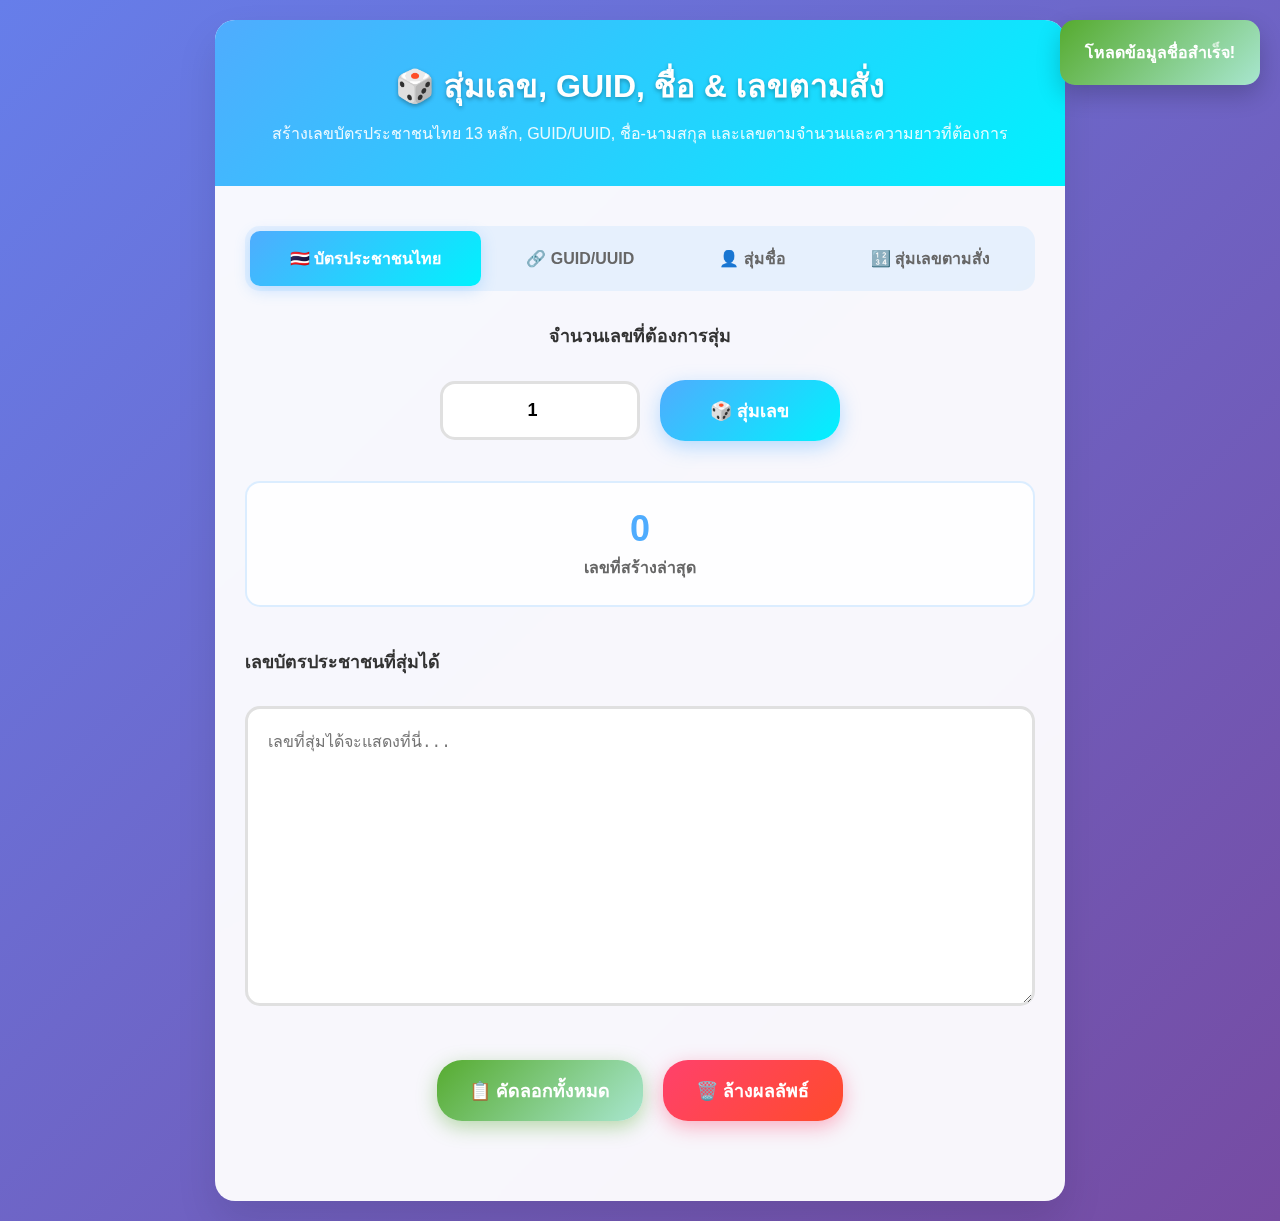
<file: index_2.html>
<!DOCTYPE html>
<html lang="th">
<head>
    <meta charset="UTF-8">
    <meta name="viewport" content="width=device-width, initial-scale=1.0">
    <title>สุ่มเลขบัตรประชาชนไทย, GUID, ชื่อ และ เลข</title>
    <style>
        * {
            margin: 0;
            padding: 0;
            box-sizing: border-box;
        }

        body {
            font-family: 'Segoe UI', Tahoma, Geneva, Verdana, sans-serif;
            background: linear-gradient(135deg, #667eea 0%, #764ba2 100%);
            min-height: 100vh;
            padding: 20px;
        }

        .container {
            max-width: 850px;
            margin: 0 auto;
            background: rgba(255, 255, 255, 0.95);
            backdrop-filter: blur(10px);
            border-radius: 20px;
            box-shadow: 0 20px 40px rgba(0, 0, 0, 0.1);
            overflow: hidden;
            animation: slideUp 0.6s ease-out;
        }

        @keyframes slideUp {
            from {
                opacity: 0;
                transform: translateY(30px);
            }
            to {
                opacity: 1;
                transform: translateY(0);
            }
        }

        .header {
            background: linear-gradient(135deg, #4facfe 0%, #00f2fe 100%);
            color: white;
            padding: 40px 30px;
            text-align: center;
        }

        .header h1 {
            font-size: 32px;
            margin-bottom: 10px;
            text-shadow: 0 2px 4px rgba(0, 0, 0, 0.3);
        }

        .header p {
            opacity: 0.9;
            font-size: 16px;
        }

        .content {
            padding: 40px 30px;
        }

        /* Tabs Styles */
        .tabs {
            display: flex;
            margin-bottom: 30px;
            background: rgba(79, 172, 254, 0.1);
            border-radius: 15px;
            padding: 5px;
            gap: 5px;
            flex-wrap: wrap;
        }

        .tab {
            flex: 1 1 auto; 
            padding: 15px 20px;
            border: none;
            background: transparent;
            border-radius: 10px;
            font-size: 16px;
            font-weight: 600;
            cursor: pointer;
            transition: all 0.3s ease;
            color: #666;
            min-width: 120px; 
            text-align: center;
        }

        .tab.active {
            background: linear-gradient(135deg, #4facfe 0%, #00f2fe 100%);
            color: white;
            box-shadow: 0 4px 15px rgba(79, 172, 254, 0.3);
        }

        .tab:hover:not(.active) {
            background: rgba(79, 172, 254, 0.2);
            color: #4facfe;
        }

        .tab-content {
            display: none;
        }

        .tab-content.active {
            display: block;
        }

        .generator-section {
            text-align: center;
            margin-bottom: 40px;
        }
        
        .options-group {
            display: flex;
            flex-direction: column; 
            gap: 20px; 
            justify-content: center;
            align-items: center; 
            margin: 25px 0;
        }

        .option-row { /* Renamed from name-options-row for generality */
            display: flex;
            gap: 10px; 
            justify-content: center;
            flex-wrap: wrap;
        }


        .input-group {
            display: flex;
            gap: 20px;
            align-items: center;
            justify-content: center;
            margin: 30px 0;
            flex-wrap: wrap;
        }

        .input-field {
            padding: 16px 20px;
            border: 3px solid #e0e0e0;
            border-radius: 15px;
            font-size: 18px;
            width: 200px;
            text-align: center;
            transition: all 0.3s ease;
            font-weight: 600;
        }

        .input-field:focus {
            outline: none;
            border-color: #4facfe;
            box-shadow: 0 0 0 4px rgba(79, 172, 254, 0.2);
            transform: scale(1.02);
        }

        .btn {
            padding: 16px 32px;
            border: none;
            border-radius: 25px;
            font-size: 18px;
            font-weight: 700;
            cursor: pointer;
            transition: all 0.3s ease;
            text-decoration: none;
            display: inline-flex;
            align-items: center;
            gap: 10px;
            position: relative;
            overflow: hidden;
            min-width: 180px;
            justify-content: center;
        }

        .btn::before {
            content: '';
            position: absolute;
            top: 0;
            left: -100%;
            width: 100%;
            height: 100%;
            background: linear-gradient(90deg, transparent, rgba(255, 255, 255, 0.3), transparent);
            transition: left 0.5s;
        }

        .btn:hover::before {
            left: 100%;
        }

        .btn-primary {
            background: linear-gradient(135deg, #4facfe 0%, #00f2fe 100%);
            color: white;
            box-shadow: 0 6px 20px rgba(79, 172, 254, 0.4);
        }

        .btn-primary:hover {
            transform: translateY(-3px);
            box-shadow: 0 10px 30px rgba(79, 172, 254, 0.6);
        }

        .btn-success {
            background: linear-gradient(135deg, #56ab2f 0%, #a8e6cf 100%);
            color: white;
            box-shadow: 0 6px 20px rgba(86, 171, 47, 0.4);
        }

        .btn-success:hover {
            transform: translateY(-3px);
            box-shadow: 0 10px 30px rgba(86, 171, 47, 0.6);
        }

        .btn-danger {
            background: linear-gradient(135deg, #ff416c 0%, #ff4b2b 100%);
            color: white;
            box-shadow: 0 6px 20px rgba(255, 65, 108, 0.4);
        }

        .btn-danger:hover {
            transform: translateY(-3px);
            box-shadow: 0 10px 30px rgba(255, 65, 108, 0.6);
        }

        .result-section {
            margin: 40px 0;
        }

        .textarea {
            width: 100%;
            min-height: 300px;
            padding: 20px;
            border: 3px solid #e0e0e0;
            border-radius: 15px;
            font-size: 16px;
            font-family: 'Segoe UI', Tahoma, Geneva, Verdana, sans-serif; 
            resize: vertical;
            margin: 20px 0;
            transition: all 0.3s ease;
            line-height: 1.8;
        }

        .textarea:focus {
            outline: none;
            border-color: #4facfe;
            box-shadow: 0 0 0 4px rgba(79, 172, 254, 0.1);
        }
        
        .textarea.courier-font { 
            font-family: 'Courier New', monospace;
        }


        .button-group {
            display: flex;
            gap: 20px;
            justify-content: center;
            margin: 30px 0;
            flex-wrap: wrap;
        }

        .stats {
            background: rgba(255, 255, 255, 0.9);
            padding: 25px;
            border-radius: 15px;
            text-align: center;
            margin: 30px 0;
            border: 2px solid rgba(79, 172, 254, 0.2);
        }

        .stat-number {
            font-size: 36px;
            font-weight: bold;
            color: #4facfe;
            display: block;
            margin-bottom: 5px;
        }

        .stat-label {
            color: #666;
            font-size: 16px;
            font-weight: 600;
        }

        .notification {
            position: fixed;
            top: 20px;
            right: 20px;
            padding: 20px 25px;
            border-radius: 15px;
            color: white;
            font-weight: 600;
            z-index: 1000;
            transform: translateX(400px);
            transition: all 0.3s ease;
            box-shadow: 0 10px 25px rgba(0, 0, 0, 0.2);
            font-size: 16px;
        }

        .notification.show {
            transform: translateX(0);
        }

        .notification.success {
            background: linear-gradient(135deg, #56ab2f 0%, #a8e6cf 100%);
        }

        .notification.warning {
            background: linear-gradient(135deg, #f7971e 0%, #ffd200 100%);
        }

        .notification.error {
            background: linear-gradient(135deg, #ff416c 0%, #ff4b2b 100%);
        }

        .label {
            font-size: 18px;
            font-weight: 600;
            color: #333;
            margin-bottom: 10px;
            display: block;
        }

        .checkbox-group-container {
            margin-bottom: 10px; /* Space below each group of checkboxes */
        }
        
        .checkbox-group-title {
            font-size: 16px;
            font-weight: 600;
            color: #555;
            margin-bottom: 10px; /* Increased margin for title */
            display: block;
            text-align: center; /* Center title */
        }

        .guid-options { 
            display: flex;
            gap: 15px;
            justify-content: center;
            margin: 10px 0; 
            flex-wrap: wrap;
        }

        .checkbox-group {
            display: flex;
            align-items: center;
            gap: 8px;
            background: rgba(79, 172, 254, 0.1);
            padding: 10px 15px; /* Slightly smaller padding for more items */
            border-radius: 10px;
            cursor: pointer;
            transition: all 0.3s ease;
        }

        .checkbox-group:hover {
            background: rgba(79, 172, 254, 0.2);
        }

        .checkbox-group input[type="checkbox"],
        .checkbox-group input[type="radio"] {
            width: 17px; /* Adjusted size */
            height: 17px; /* Adjusted size */
            cursor: pointer;
            accent-color: #4facfe; 
        }

        .checkbox-group label {
            font-size: 15px; /* Slightly smaller font */
            font-weight: 600;
            color: #333;
            cursor: pointer;
            margin: 0;
        }

        @media (max-width: 768px) {
            .container {
                margin: 10px;
            }
            
            .content {
                padding: 30px 20px;
            }
            
            .input-group, .options-group, .option-row {
                flex-direction: column;
                gap: 15px;
            }
            
            .input-field, .btn {
                width: 100%;
                max-width: 300px;
            }
            
            .button-group {
                flex-direction: column;
                align-items: center;
            }
            
            .header h1 {
                font-size: 24px;
            }

            .tabs {
                flex-direction: column; 
                gap: 5px;
            }

            .guid-options, .option-row { /* Target option-row for name options */
                flex-direction: column;
                align-items: center;
            }
             .checkbox-group {
                width: 100%;
                max-width: 250px; /* Max width for checkbox groups on mobile */
                justify-content: center;
            }
        }

        .loading {
            opacity: 0.7;
            pointer-events: none;
        }

        .btn:active {
            transform: translateY(-1px);
        }
    </style>
</head>
<body>
    <div class="container">
        <div class="header">
            <h1>🎲 สุ่มเลข, GUID, ชื่อ & เลขตามสั่ง</h1>
            <p>สร้างเลขบัตรประชาชนไทย 13 หลัก, GUID/UUID, ชื่อ-นามสกุล และเลขตามจำนวนและความยาวที่ต้องการ</p>
        </div>

        <div class="content">
            <div class="tabs">
                <button class="tab active" onclick="switchTab('thai-id', event)">🇹🇭 บัตรประชาชนไทย</button>
                <button class="tab" onclick="switchTab('guid', event)">🔗 GUID/UUID</button>
                <button class="tab" onclick="switchTab('random-name', event)">👤 สุ่มชื่อ</button>
                <button class="tab" onclick="switchTab('random-number', event)">🔢 สุ่มเลขตามสั่ง</button>
            </div>

            <div class="tab-content active" id="thai-id">
                <div class="generator-section">
                    <label class="label">จำนวนเลขที่ต้องการสุ่ม</label>
                    <div class="input-group">
                        <input type="number" class="input-field" id="thaiIdCount" placeholder="เช่น 10" min="1" max="1000" value="1">
                        <button class="btn btn-primary" id="generateThaiIdBtn" onclick="generateThaiIds()">
                            🎲 สุ่มเลข
                        </button>
                    </div>
                </div>
                <div class="stats">
                    <span class="stat-number" id="thaiIdGeneratedCount">0</span>
                    <div class="stat-label">เลขที่สร้างล่าสุด</div>
                </div>
                <div class="result-section">
                    <label class="label">เลขบัตรประชาชนที่สุ่มได้</label>
                    <textarea class="textarea courier-font" id="thaiIdResultArea" placeholder="เลขที่สุ่มได้จะแสดงที่นี่..." readonly></textarea>
                    <div class="button-group">
                        <button class="btn btn-success" onclick="copyThaiIdResults()">📋 คัดลอกทั้งหมด</button>
                        <button class="btn btn-danger" onclick="clearThaiIdResults()">🗑️ ล้างผลลัพธ์</button>
                    </div>
                </div>
            </div>

            <div class="tab-content" id="guid">
                <div class="generator-section">
                    <label class="label">จำนวน GUID/UUID ที่ต้องการสุ่ม</label>
                    <div class="input-group">
                        <input type="number" class="input-field" id="guidCount" placeholder="เช่น 10" min="1" max="1000" value="1">
                        <button class="btn btn-primary" id="generateGuidBtn" onclick="generateGuids()">🎲 สุ่ม GUID</button>
                    </div>
                    <div class="guid-options"> <div class="checkbox-group">
                            <input type="checkbox" id="upperCase" checked>
                            <label for="upperCase">ตัวพิมพ์ใหญ่</label>
                        </div>
                        <div class="checkbox-group">
                            <input type="checkbox" id="withBraces">
                            <label for="withBraces">มีวงเล็บ {}</label>
                        </div>
                        <div class="checkbox-group">
                            <input type="checkbox" id="withoutHyphens">
                            <label for="withoutHyphens">ไม่มีขีด -</label>
                        </div>
                    </div>
                </div>
                <div class="stats">
                    <span class="stat-number" id="guidGeneratedCount">0</span>
                    <div class="stat-label">GUID ที่สร้างล่าสุด</div>
                </div>
                <div class="result-section">
                    <label class="label">GUID/UUID ที่สุ่มได้</label>
                    <textarea class="textarea courier-font" id="guidResultArea" placeholder="GUID ที่สุ่มได้จะแสดงที่นี่..." readonly></textarea>
                    <div class="button-group">
                        <button class="btn btn-success" onclick="copyGuidResults()">📋 คัดลอกทั้งหมด</button>
                        <button class="btn btn-danger" onclick="clearGuidResults()">🗑️ ล้างผลลัพธ์</button>
                    </div>
                </div>
            </div>

            <div class="tab-content" id="random-name">
                <div class="generator-section">
                    <label class="label">จำนวนชื่อที่ต้องการสุ่ม</label>
                    <div class="input-group">
                        <input type="number" class="input-field" id="nameCount" placeholder="เช่น 5" min="1" max="1000" value="1">
                    </div>

                    <div class="options-group">
                        <div class="checkbox-group-container">
                            <span class="checkbox-group-title">เลือกเพศ</span>
                            <div class="option-row">
                                <div class="checkbox-group">
                                    <input type="radio" id="genderFemale" name="gender" value="female">
                                    <label for="genderFemale">♀️ หญิง</label>
                                </div>
                                <div class="checkbox-group">
                                    <input type="radio" id="genderMale" name="gender" value="male">
                                    <label for="genderMale">♂️ ชาย</label>
                                </div>
                                <div class="checkbox-group">
                                    <input type="radio" id="genderAny" name="gender" value="any" checked>
                                    <label for="genderAny">ใดๆ</label>
                                </div>
                            </div>
                        </div>
                        <div class="checkbox-group-container">
                            <span class="checkbox-group-title">เลือกภาษา</span>
                            <div class="option-row">
                                <div class="checkbox-group">
                                    <input type="checkbox" id="nameLangTh" checked>
                                    <label for="nameLangTh">🇹🇭 ไทย</label>
                                </div>
                                <div class="checkbox-group">
                                    <input type="checkbox" id="nameLangEn">
                                    <label for="nameLangEn">🇬🇧 อังกฤษ</label>
                                </div>
                            </div>
                        </div>
                        <div class="checkbox-group-container">
                             <span class="checkbox-group-title">เลือกประเภทชื่อ</span>
                            <div class="option-row">
                                <div class="checkbox-group">
                                    <input type="checkbox" id="nameTypeFirst" checked>
                                    <label for="nameTypeFirst">ชื่อจริง</label>
                                </div>
                                <div class="checkbox-group">
                                    <input type="checkbox" id="nameTypeLast" checked>
                                    <label for="nameTypeLast">นามสกุล</label>
                                </div>
                                <div class="checkbox-group">
                                    <input type="checkbox" id="nameTypeNickname">
                                    <label for="nameTypeNickname">ชื่อเล่น</label>
                                </div>
                            </div>
                        </div>
                    </div>
                     <button class="btn btn-primary" id="generateNameBtn" onclick="generateNames()" style="margin-top: 10px;">
                        👤 สุ่มชื่อ
                    </button>
                </div>

                <div class="stats">
                    <span class="stat-number" id="nameGeneratedCount">0</span>
                    <div class="stat-label">ชื่อที่สร้างล่าสุด</div>
                </div>

                <div class="result-section">
                    <label class="label">ชื่อ-นามสกุลที่สุ่มได้</label>
                    <textarea class="textarea" id="nameResultArea" placeholder="ชื่อ-นามสกุลที่สุ่มได้จะแสดงที่นี่..." readonly></textarea>
                    <div class="button-group">
                        <button class="btn btn-success" onclick="copyNameResults()">📋 คัดลอกทั้งหมด</button>
                        <button class="btn btn-danger" onclick="clearNameResults()">🗑️ ล้างผลลัพธ์</button>
                    </div>
                </div>
            </div>

            <div class="tab-content" id="random-number">
                <div class="generator-section">
                    <label class="label">ตั้งค่าการสุ่มเลข</label>
                    <div class="input-group">
                        <input type="number" class="input-field" id="customNumberCount" placeholder="จำนวน (เช่น 10)" min="1" max="1000" value="1">
                        <input type="number" class="input-field" id="customNumberLength" placeholder="ความยาว (เช่น 8)" min="1" max="50" value="8">
                    </div>
                     <button class="btn btn-primary" id="generateCustomNumberBtn" onclick="generateCustomNumbers()" style="margin-top: 20px;">
                        🔢 สุ่มเลข
                    </button>
                </div>
                <div class="stats">
                    <span class="stat-number" id="customNumberGeneratedCount">0</span>
                    <div class="stat-label">เลขที่สร้างล่าสุด</div>
                </div>
                <div class="result-section">
                    <label class="label">เลขที่สุ่มได้</label>
                    <textarea class="textarea courier-font" id="customNumberResultArea" placeholder="เลขที่สุ่มได้จะแสดงที่นี่..." readonly></textarea>
                    <div class="button-group">
                        <button class="btn btn-success" onclick="copyCustomNumberResults()">📋 คัดลอกทั้งหมด</button>
                        <button class="btn btn-danger" onclick="clearCustomNumberResults()">🗑️ ล้างผลลัพธ์</button>
                    </div>
                </div>
            </div>
        </div>
    </div>

    <script>
        let thaiIdResults = [];
        let guidResults = [];
        let nameResults = [];
        let customNumberResults = [];
        let generatedThaiIds = new Set();

        // --- Name Data (to be populated from data.json) ---
        let firstNamesFemaleTh = [], firstNamesFemaleEn = [];
        let firstNamesMaleTh = [], firstNamesMaleEn = [];
        let allLastNamesTh = [], allLastNamesEn = []; 
        let nicknamesFemaleTh = [], nicknamesFemaleEn = [];
        let nicknamesMaleTh = [], nicknamesMaleEn = [];
        let allFirstNamesTh = [], allFirstNamesEn = []; // Combined for 'any' gender
        let allNicknamesTh = [], allNicknamesEn = []; // Combined for 'any' gender

        async function loadNameData() {
            const generateNameBtn = document.getElementById('generateNameBtn');
            const originalBtnText = generateNameBtn.innerHTML;
            generateNameBtn.disabled = true;
            generateNameBtn.innerHTML = '⏳ กำลังโหลดข้อมูล...';

            try {
                const response = await fetch('data.json'); // Assuming data.json is in the same directory
                if (!response.ok) {
                    throw new Error(`HTTP error! status: ${response.status}`);
                }
                const data = await response.json();

                data.firstnameFemale.forEach(name => {
                    if (name.th) firstNamesFemaleTh.push(name.th);
                    if (name.en) firstNamesFemaleEn.push(name.en);
                });
                data.firstnameMale.forEach(name => {
                    if (name.th) firstNamesMaleTh.push(name.th);
                    if (name.en) firstNamesMaleEn.push(name.en);
                });
                data.lastname.forEach(name => {
                    if (name.th) allLastNamesTh.push(name.th);
                    if (name.en) allLastNamesEn.push(name.en);
                });
                data.nicknameFemale.forEach(name => {
                    if (name.th) nicknamesFemaleTh.push(name.th);
                    if (name.en) nicknamesFemaleEn.push(name.en);
                });
                data.nicknameMale.forEach(name => {
                    if (name.th) nicknamesMaleTh.push(name.th);
                    if (name.en) nicknamesMaleEn.push(name.en);
                });

                allFirstNamesTh = [...firstNamesFemaleTh, ...firstNamesMaleTh];
                allFirstNamesEn = [...firstNamesFemaleEn, ...firstNamesMaleEn];
                allNicknamesTh = [...nicknamesFemaleTh, ...nicknamesMaleTh];
                allNicknamesEn = [...nicknamesFemaleEn, ...nicknamesMaleEn];
                
                if (generateNameBtn) {
                     showNotification('โหลดข้อมูลชื่อสำเร็จ!', 'success');
                    generateNameBtn.disabled = false;
                    generateNameBtn.innerHTML = originalBtnText;
                }
            } catch (error) {
                console.error("Failed to load name data:", error);
                if (generateNameBtn) {
                    showNotification('เกิดข้อผิดพลาดในการโหลดข้อมูลชื่อ!', 'error');
                    generateNameBtn.innerHTML = '⚠️ โหลดข้อมูลล้มเหลว';
                }
            }
        }


        // Tab Management
        function switchTab(tabName, event) {
            document.querySelectorAll('.tab').forEach(tab => tab.classList.remove('active'));
            document.querySelectorAll('.tab-content').forEach(content => content.classList.remove('active'));
            
            if (event && event.target) {
                 event.target.classList.add('active');
            } else { 
                const fallbackTab = Array.from(document.querySelectorAll('.tab')).find(t => t.getAttribute('onclick').includes(tabName));
                if (fallbackTab) fallbackTab.classList.add('active');
            }
            document.getElementById(tabName).classList.add('active');
        }

        // --- Thai ID Functions ---
        function createThaiId() {
            const firstDigit = Math.floor(Math.random() * 8) + 1; 
            const remainingDigits = Array.from({length: 11}, () => Math.floor(Math.random() * 10));
            const idNumbers = [firstDigit, ...remainingDigits];
            let total = 0;
            for (let i = 0; i < 12; i++) {
                total += (13 - i) * idNumbers[i];
            }
            const checkDigit = (11 - (total % 11)) % 10;
            idNumbers.push(checkDigit);
            return idNumbers.join('');
        }

        async function generateThaiIds() {
            const countInput = document.getElementById('thaiIdCount');
            const count = parseInt(countInput.value);
            const generateBtn = document.getElementById('generateThaiIdBtn');
            if (!count || count <= 0 || count > 1000) {
                showNotification('กรุณาระบุจำนวนระหว่าง 1-1000', 'warning');
                return;
            }
            generateBtn.classList.add('loading');
            generateBtn.innerHTML = '⏳ กำลังสร้าง...';
            generateBtn.disabled = true;
            generatedThaiIds.clear();
            const resultArea = document.getElementById('thaiIdResultArea');
            resultArea.value = ''; 
            const allNewIds = [];
            let attempts = 0;
            const maxAttempts = count * 1000; 
            for (let i = 0; i < count; i++) {
                let newId;
                do {
                    newId = createThaiId();
                    attempts++;
                    if (attempts > maxAttempts && allNewIds.length < i + 1) {
                        showNotification('ไม่สามารถสร้างเลขที่ไม่ซ้ำกันได้เพียงพอ ลองอีกครั้ง', 'warning');
                        break;
                    }
                } while (generatedThaiIds.has(newId) && attempts <= maxAttempts);
                if (!generatedThaiIds.has(newId)) {
                    generatedThaiIds.add(newId);
                    allNewIds.push(newId);
                }
                if ((i + 1) % 50 === 0 || (i + 1) === count) {
                    updateThaiIdResultsDisplay(allNewIds); 
                    await new Promise(resolve => setTimeout(resolve, 1)); 
                }
                if (attempts > maxAttempts && allNewIds.length < count) break;
            }
            thaiIdResults = allNewIds; 
            updateThaiIdResultsDisplay(thaiIdResults); 
            if (thaiIdResults.length > 0) {
                 await autoCopyResults(thaiIdResults.join('\n'), `สร้างและคัดลอกเลขไทยสำเร็จ ${thaiIdResults.length} เลข 📋`);
            } else if (count > 0) {
                showNotification('ไม่สามารถสร้างเลขได้', 'error');
            }
            generateBtn.classList.remove('loading');
            generateBtn.innerHTML = '🎲 สุ่มเลข';
            generateBtn.disabled = false;
        }
        
        function updateThaiIdResultsDisplay(idsToDisplay) {
            const resultArea = document.getElementById('thaiIdResultArea');
            const generatedCount = document.getElementById('thaiIdGeneratedCount');
            resultArea.value = idsToDisplay.map(id => formatThaiId(id)).join('\n');
            generatedCount.textContent = idsToDisplay.length.toLocaleString();
        }

        function formatThaiId(id) {
            if (!id || id.length !== 13) return id;
            return id.replace(/(\d{1})(\d{4})(\d{5})(\d{2})(\d{1})/, '$1-$2-$3-$4-$5');
        }

        function copyThaiIdResults() {
            if (thaiIdResults.length === 0) {
                showNotification('ยังไม่มีเลขที่สุ่ม!', 'warning');
                return;
            }
            copyToClipboard(thaiIdResults.join('\n'), `คัดลอกเลขไทยสำเร็จ ${thaiIdResults.length} เลข`);
        }

        function clearThaiIdResults() {
            if (thaiIdResults.length === 0) {
                showNotification('ไม่มีข้อมูลให้ล้าง', 'warning');
                return;
            }
            if (confirm(`คุณต้องการล้างผลลัพธ์ ${thaiIdResults.length} เลข หรือไม่?`)) {
                generatedThaiIds.clear();
                thaiIdResults = [];
                document.getElementById('thaiIdResultArea').value = '';
                document.getElementById('thaiIdGeneratedCount').textContent = '0';
                showNotification('ล้างผลลัพธ์เลขไทยสำเร็จ', 'success');
            }
        }

        // --- GUID Functions ---
        function generateGuid() {
            return 'xxxxxxxx-xxxx-4xxx-yxxx-xxxxxxxxxxxx'.replace(/[xy]/g, function(c) {
                const r = Math.random() * 16 | 0;
                const v = c == 'x' ? r : (r & 0x3 | 0x8);
                return v.toString(16);
            });
        }

        function formatGuid(guid) {
            const upperCase = document.getElementById('upperCase').checked;
            const withBraces = document.getElementById('withBraces').checked;
            const withoutHyphens = document.getElementById('withoutHyphens').checked;
            let result = guid;
            if (upperCase) result = result.toUpperCase();
            if (withoutHyphens) result = result.replace(/-/g, '');
            if (withBraces) result = `{${result}}`;
            return result;
        }

        async function generateGuids() {
            const countInput = document.getElementById('guidCount');
            const count = parseInt(countInput.value);
            const generateBtn = document.getElementById('generateGuidBtn');
            if (!count || count <= 0 || count > 1000) {
                showNotification('กรุณาระบุจำนวนระหว่าง 1-1000', 'warning');
                return;
            }
            generateBtn.classList.add('loading');
            generateBtn.innerHTML = '⏳ กำลังสร้าง...';
            generateBtn.disabled = true;
            const resultArea = document.getElementById('guidResultArea');
            resultArea.value = ''; 
            const newGuids = [];
            for (let i = 0; i < count; i++) {
                newGuids.push(generateGuid());
                if ((i + 1) % 50 === 0 || (i + 1) === count) {
                    updateGuidResultsDisplay(newGuids);
                    await new Promise(resolve => setTimeout(resolve, 1)); 
                }
            }
            guidResults = newGuids;
            updateGuidResultsDisplay(guidResults);
             if (guidResults.length > 0) {
                await autoCopyResults(guidResults.map(g => formatGuid(g)).join('\n'), `สร้างและคัดลอก GUID สำเร็จ ${guidResults.length} ตัว 📋`);
            }
            generateBtn.classList.remove('loading');
            generateBtn.innerHTML = '🎲 สุ่ม GUID';
            generateBtn.disabled = false;
        }

        function updateGuidResultsDisplay(guidsToDisplay) {
            const resultArea = document.getElementById('guidResultArea');
            const generatedCount = document.getElementById('guidGeneratedCount');
            resultArea.value = guidsToDisplay.map(guid => formatGuid(guid)).join('\n');
            generatedCount.textContent = guidsToDisplay.length.toLocaleString();
        }
        
        function copyGuidResults() {
            if (guidResults.length === 0) {
                showNotification('ยังไม่มี GUID ที่สุ่ม!', 'warning');
                return;
            }
            copyToClipboard(guidResults.map(guid => formatGuid(guid)).join('\n'), `คัดลอก GUID สำเร็จ ${guidResults.length} ตัว`);
        }

        function clearGuidResults() {
             if (guidResults.length === 0) {
                showNotification('ไม่มีข้อมูลให้ล้าง', 'warning');
                return;
            }
            if (confirm(`คุณต้องการล้างผลลัพธ์ ${guidResults.length} GUID หรือไม่?`)) {
                guidResults = [];
                document.getElementById('guidResultArea').value = '';
                document.getElementById('guidGeneratedCount').textContent = '0';
                showNotification('ล้างผลลัพธ์ GUID สำเร็จ', 'success');
            }
        }

        // --- Random Name Functions ---
        function createRandomName() {
            const selectedGender = document.querySelector('input[name="gender"]:checked').value;
            const langTh = document.getElementById('nameLangTh').checked;
            const langEn = document.getElementById('nameLangEn').checked;
            const typeFirst = document.getElementById('nameTypeFirst').checked;
            const typeLast = document.getElementById('nameTypeLast').checked;
            const typeNickname = document.getElementById('nameTypeNickname').checked;

            if (allLastNamesTh.length === 0 && allFirstNamesTh.length === 0 && allNicknamesTh.length === 0) { // Basic check if data isn't loaded
                return "ข้อมูลชื่อยังไม่พร้อมใช้งาน";
            }

            let thNameParts = [];
            let enNameParts = [];

            // Helper function to get corresponding names from data arrays
            function getCorrespondingName(thArray, enArray, selectedIndex) {
                if (selectedIndex >= 0 && selectedIndex < thArray.length && selectedIndex < enArray.length) {
                    return {
                        th: thArray[selectedIndex],
                        en: enArray[selectedIndex]
                    };
                }
                return { th: "", en: "" };
            }

            // Select indices for each name part
            let firstNameIndex = -1, lastNameIndex = -1, nicknameIndex = -1;

            // Get appropriate arrays based on gender
            let currentFirstNamesTh, currentFirstNamesEn, currentNicknamesTh, currentNicknamesEn;
            if (selectedGender === 'female') {
                currentFirstNamesTh = firstNamesFemaleTh;
                currentFirstNamesEn = firstNamesFemaleEn;
                currentNicknamesTh = nicknamesFemaleTh;
                currentNicknamesEn = nicknamesFemaleEn;
            } else if (selectedGender === 'male') {
                currentFirstNamesTh = firstNamesMaleTh;
                currentFirstNamesEn = firstNamesMaleEn;
                currentNicknamesTh = nicknamesMaleTh;
                currentNicknamesEn = nicknamesMaleEn;
            } else { // 'any'
                currentFirstNamesTh = allFirstNamesTh;
                currentFirstNamesEn = allFirstNamesEn;
                currentNicknamesTh = allNicknamesTh;
                currentNicknamesEn = allNicknamesEn;
            }

            // Generate random indices for each name type
            if (typeFirst && currentFirstNamesTh && currentFirstNamesTh.length > 0) {
                firstNameIndex = Math.floor(Math.random() * Math.min(currentFirstNamesTh.length, currentFirstNamesEn.length));
            }
            if (typeLast && allLastNamesTh && allLastNamesTh.length > 0) {
                lastNameIndex = Math.floor(Math.random() * Math.min(allLastNamesTh.length, allLastNamesEn.length));
            }
            if (typeNickname && currentNicknamesTh && currentNicknamesTh.length > 0) {
                nicknameIndex = Math.floor(Math.random() * Math.min(currentNicknamesTh.length, currentNicknamesEn.length));
            }

            // Build name parts
            let thFirstNamePart = "", enFirstNamePart = "";
            let thLastNamePart = "", enLastNamePart = "";
            let thNicknamePart = "", enNicknamePart = "";

            if (firstNameIndex >= 0) {
                const firstName = getCorrespondingName(currentFirstNamesTh, currentFirstNamesEn, firstNameIndex);
                thFirstNamePart = firstName.th;
                enFirstNamePart = firstName.en;
            }

            if (lastNameIndex >= 0) {
                const lastName = getCorrespondingName(allLastNamesTh, allLastNamesEn, lastNameIndex);
                thLastNamePart = lastName.th;
                enLastNamePart = lastName.en;
            }

            if (nicknameIndex >= 0) {
                const nickname = getCorrespondingName(currentNicknamesTh, currentNicknamesEn, nicknameIndex);
                thNicknamePart = nickname.th;
                enNicknamePart = nickname.en;
            }

            // Construct final names
            if (langTh) {
                let combinedTh = [thFirstNamePart, thLastNamePart].filter(Boolean).join(' ');
                if (thNicknamePart) {
                    combinedTh = combinedTh ? `${combinedTh} (${thNicknamePart})` : `(${thNicknamePart})`;
                }
                if (combinedTh) thNameParts.push(combinedTh);
            }

            if (langEn) {
                let combinedEn = [enFirstNamePart, enLastNamePart].filter(Boolean).join(' ');
                if (enNicknamePart) {
                    combinedEn = combinedEn ? `${combinedEn} (${enNicknamePart})` : `(${enNicknamePart})`;
                }
                if (combinedEn) enNameParts.push(combinedEn);
            }
            
            if (thNameParts.length === 0 && enNameParts.length === 0) return "";
            
            // If both languages are selected, show them on the same line separated by " | "
            if (langTh && langEn && thNameParts.length > 0 && enNameParts.length > 0) {
                return `${thNameParts[0]} | ${enNameParts[0]}`;
            }
            
            return thNameParts.concat(enNameParts).join(', ');
        }

        async function generateNames() {
            const countInput = document.getElementById('nameCount');
            const count = parseInt(countInput.value);
            const generateBtn = document.getElementById('generateNameBtn');

            const langTh = document.getElementById('nameLangTh').checked;
            const langEn = document.getElementById('nameLangEn').checked;
            const typeFirst = document.getElementById('nameTypeFirst').checked;
            const typeLast = document.getElementById('nameTypeLast').checked;
            const typeNickname = document.getElementById('nameTypeNickname').checked;


            if (!(langTh || langEn) || !(typeFirst || typeLast || typeNickname)) {
                showNotification('กรุณาเลือกภาษาและประเภทของชื่ออย่างน้อยหนึ่งอย่าง', 'warning');
                nameResults = []; 
                updateNameResultsDisplay(nameResults);
                return;
            }
            
            if (allLastNamesTh.length === 0 && allFirstNamesTh.length === 0 && allNicknamesTh.length === 0 && (typeFirst || typeLast || typeNickname)) {
                 showNotification('ข้อมูลชื่อกำลังโหลดหรือโหลดไม่สำเร็จ กรุณาลองใหม่อีกครั้ง', 'warning');
                return;
            }


            if (!count || count <= 0 || count > 1000) {
                showNotification('กรุณาระบุจำนวนระหว่าง 1-1000', 'warning');
                return;
            }

            generateBtn.classList.add('loading');
            generateBtn.innerHTML = '⏳ กำลังสร้าง...';
            generateBtn.disabled = true;

            const resultArea = document.getElementById('nameResultArea');
            resultArea.value = '';

            const newNames = [];
            for (let i = 0; i < count; i++) {
                const nameEntry = createRandomName();
                if (nameEntry) { 
                    newNames.push(nameEntry);
                }
                 if ((i + 1) % 20 === 0 || (i + 1) === count) { 
                    updateNameResultsDisplay(newNames);
                    await new Promise(resolve => setTimeout(resolve, 1));
                }
            }
            nameResults = newNames.filter(name => name.trim() !== ""); // Filter out empty strings again just in case
            updateNameResultsDisplay(nameResults);
            if (nameResults.length > 0) {
                await autoCopyResults(nameResults.join('\n'), `สร้างและคัดลอกชื่อสำเร็จ ${nameResults.length} ชื่อ 📋`);
            }
            
            generateBtn.classList.remove('loading');
            generateBtn.innerHTML = '👤 สุ่มชื่อ';
            generateBtn.disabled = false;
        }

        function updateNameResultsDisplay(namesToDisplay) {
            const resultArea = document.getElementById('nameResultArea');
            const generatedCount = document.getElementById('nameGeneratedCount');
            resultArea.value = namesToDisplay.join('\n'); 
            generatedCount.textContent = namesToDisplay.length.toLocaleString();
        }

        function copyNameResults() {
            if (nameResults.length === 0) {
                showNotification('ยังไม่มีชื่อที่สุ่ม!', 'warning');
                return;
            }
            copyToClipboard(nameResults.join('\n'), `คัดลอกชื่อสำเร็จ ${nameResults.length} ชื่อ`);
        }

        function clearNameResults() {
            if (nameResults.length === 0) {
                showNotification('ไม่มีข้อมูลให้ล้าง', 'warning');
                return;
            }
            if (confirm(`คุณต้องการล้างผลลัพธ์ ${nameResults.length} ชื่อ หรือไม่?`)) {
                nameResults = [];
                document.getElementById('nameResultArea').value = '';
                document.getElementById('nameGeneratedCount').textContent = '0';
                showNotification('ล้างผลลัพธ์ชื่อสำเร็จ', 'success');
            }
        }

        // --- Random Custom Number Functions ---
        function createCustomRandomNumber(length) {
            let number = '';
            const digits = '0123456789';
            for (let i = 0; i < length; i++) {
                number += digits.charAt(Math.floor(Math.random() * digits.length));
            }
            return number;
        }

        async function generateCustomNumbers() {
            const countInput = document.getElementById('customNumberCount');
            const lengthInput = document.getElementById('customNumberLength');
            const count = parseInt(countInput.value);
            const length = parseInt(lengthInput.value);
            const generateBtn = document.getElementById('generateCustomNumberBtn');

            if (!count || count <= 0 || count > 1000) {
                showNotification('กรุณาระบุจำนวนระหว่าง 1-1000', 'warning');
                return;
            }
            if (!length || length <= 0 || length > 50) { 
                showNotification('กรุณาระบุความยาวระหว่าง 1-50', 'warning');
                return;
            }
            generateBtn.classList.add('loading');
            generateBtn.innerHTML = '⏳ กำลังสร้าง...';
            generateBtn.disabled = true;
            const resultArea = document.getElementById('customNumberResultArea');
            resultArea.value = '';
            const newNumbers = [];
            for (let i = 0; i < count; i++) {
                newNumbers.push(createCustomRandomNumber(length));
                 if ((i + 1) % 50 === 0 || (i + 1) === count) {
                    updateCustomNumberResultsDisplay(newNumbers);
                    await new Promise(resolve => setTimeout(resolve, 1));
                }
            }
            customNumberResults = newNumbers;
            updateCustomNumberResultsDisplay(customNumberResults);
            if (customNumberResults.length > 0) {
                 await autoCopyResults(customNumberResults.join('\n'), `สร้างและคัดลอกเลขสำเร็จ ${customNumberResults.length} ตัว 📋`);
            }
            generateBtn.classList.remove('loading');
            generateBtn.innerHTML = '🔢 สุ่มเลข';
            generateBtn.disabled = false;
        }

        function updateCustomNumberResultsDisplay(numbersToDisplay) {
            const resultArea = document.getElementById('customNumberResultArea');
            const generatedCount = document.getElementById('customNumberGeneratedCount');
            resultArea.value = numbersToDisplay.join('\n');
            generatedCount.textContent = numbersToDisplay.length.toLocaleString();
        }

        function copyCustomNumberResults() {
            if (customNumberResults.length === 0) {
                showNotification('ยังไม่มีเลขที่สุ่ม!', 'warning');
                return;
            }
            copyToClipboard(customNumberResults.join('\n'), `คัดลอกเลขสำเร็จ ${customNumberResults.length} ตัว`);
        }

        function clearCustomNumberResults() {
             if (customNumberResults.length === 0) {
                showNotification('ไม่มีข้อมูลให้ล้าง', 'warning');
                return;
            }
            if (confirm(`คุณต้องการล้างผลลัพธ์ ${customNumberResults.length} เลข หรือไม่?`)) {
                customNumberResults = [];
                document.getElementById('customNumberResultArea').value = '';
                document.getElementById('customNumberGeneratedCount').textContent = '0';
                showNotification('ล้างผลลัพธ์เลขสำเร็จ', 'success');
            }
        }
        
        // --- Shared Functions ---
        async function autoCopyResults(textToCopy, successMessage) {
            if (!textToCopy) return;
            try {
                await navigator.clipboard.writeText(textToCopy);
                showNotification(successMessage, 'success');
            } catch (error) {
                const tempTextArea = document.createElement('textarea');
                tempTextArea.value = textToCopy;
                document.body.appendChild(tempTextArea);
                tempTextArea.select();
                try {
                    document.execCommand('copy');
                    showNotification(successMessage, 'success');
                } catch (err) {
                    showNotification('คัดลอกอัตโนมัติไม่สำเร็จ โปรดคัดลอกด้วยตนเอง', 'warning');
                }
                document.body.removeChild(tempTextArea);
            }
        }

        function copyToClipboard(textToCopy, successMessage) {
             if (!textToCopy) {
                showNotification('ไม่มีข้อมูลให้คัดลอก', 'warning');
                return;
            }
            navigator.clipboard.writeText(textToCopy).then(() => {
                showNotification(successMessage, 'success');
            }).catch(() => {
                const tempTextArea = document.createElement('textarea');
                tempTextArea.value = textToCopy;
                document.body.appendChild(tempTextArea);
                tempTextArea.select();
                document.execCommand('copy');
                document.body.removeChild(tempTextArea);
                showNotification(successMessage, 'success');
            });
        }

        function showNotification(message, type = 'success') {
            const existingNotification = document.querySelector('.notification');
            if (existingNotification) existingNotification.remove();
            const notification = document.createElement('div');
            notification.className = `notification ${type}`;
            notification.textContent = message;
            document.body.appendChild(notification);
            setTimeout(() => notification.classList.add('show'), 100);
            setTimeout(() => {
                notification.classList.remove('show');
                setTimeout(() => { if (notification.parentNode) notification.remove(); }, 300);
            }, 4000);
        }

        // --- Event Listeners ---
        function setupInputValidation(inputId) {
            const inputElement = document.getElementById(inputId);
            if (inputElement) {
                inputElement.addEventListener('input', function(e) {
                    if (parseInt(e.target.value) < 0) e.target.value = Math.abs(parseInt(e.target.value));
                    const maxVal = parseInt(e.target.max);
                    if (maxVal && parseInt(e.target.value) > maxVal) e.target.value = maxVal;
                });
            }
        }
        
        ['thaiIdCount', 'guidCount', 'nameCount', 'customNumberCount', 'customNumberLength'].forEach(setupInputValidation);

        document.getElementById('thaiIdCount').addEventListener('keypress', function(e) { if (e.key === 'Enter') generateThaiIds(); });
        document.getElementById('guidCount').addEventListener('keypress', function(e) { if (e.key === 'Enter') generateGuids(); });
        document.getElementById('nameCount').addEventListener('keypress', function(e) { if (e.key === 'Enter') generateNames(); });
        document.getElementById('customNumberCount').addEventListener('keypress', function(e) { if (e.key === 'Enter') generateCustomNumbers(); });
        document.getElementById('customNumberLength').addEventListener('keypress', function(e) { if (e.key === 'Enter') generateCustomNumbers(); });

        ['upperCase', 'withBraces', 'withoutHyphens'].forEach(id => {
            document.getElementById(id).addEventListener('change', function() {
                if (guidResults.length > 0) updateGuidResultsDisplay(guidResults); 
            });
        });
        
        document.addEventListener('DOMContentLoaded', loadNameData);

    </script>
</body>
</html>
</file>
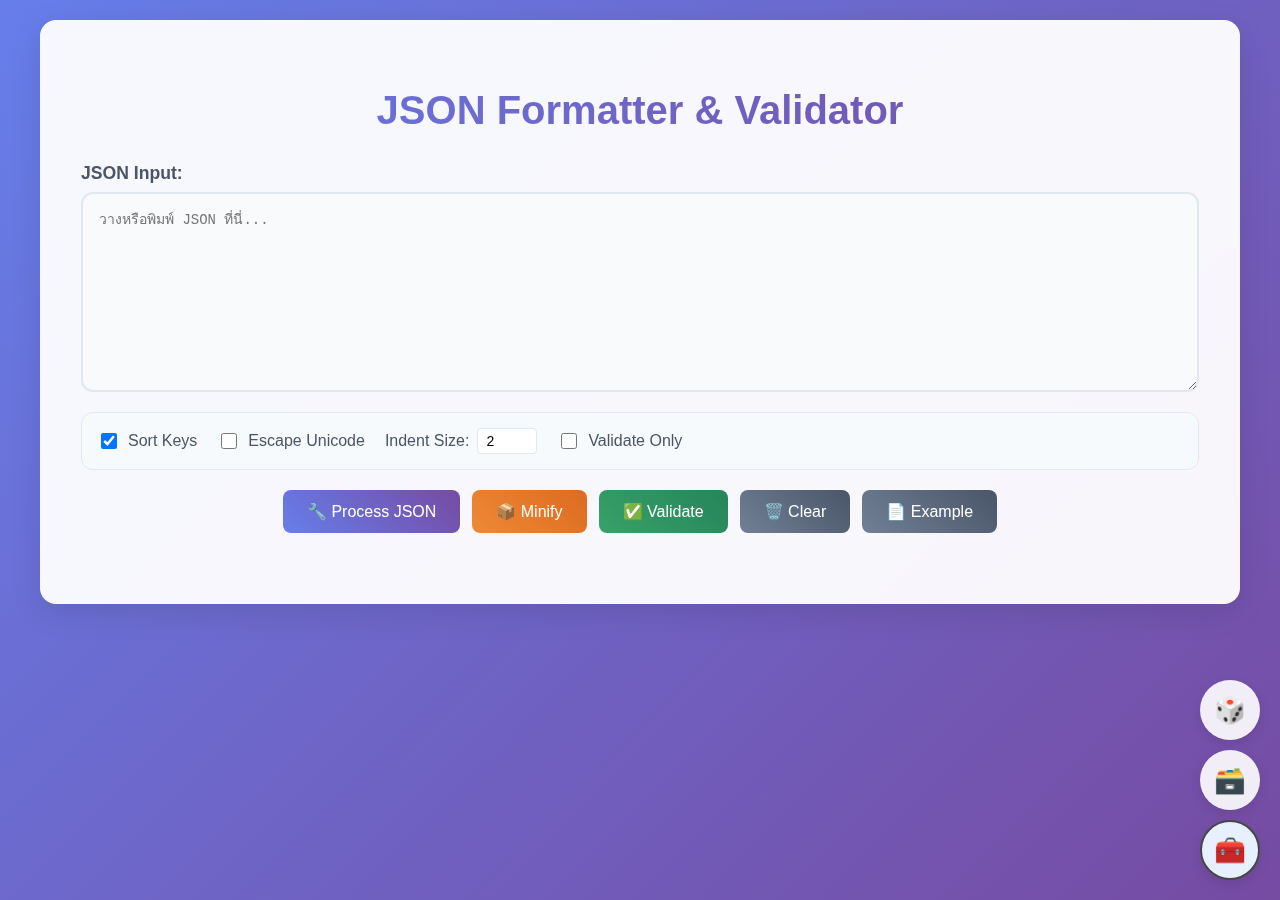
<file: json_formatter.html>
<!DOCTYPE html>
<html lang="th">
<head>
    <meta charset="UTF-8">
    <title>JSON Formatter & Validator - Enhanced</title>
    <meta charset="UTF-8">
    <meta name="viewport" content="width=device-width, initial-scale=1.0">
    <link rel="icon" href="data:image/svg+xml,<svg xmlns=%22http://www.w3.org/2000/svg%22 viewBox=%220 0 100 100%22><text y=%22.9em%22 font-size=%2290%22>🧰</text></svg>">
    <link rel="stylesheet" href="css/mystyle_json_formatter.css">
</head>
<body>
    <!-- <button class="toggle-theme" onclick="toggleTheme()" title="Toggle Dark/Light Mode">🌙</button> -->
    
    <div class="container">
        <h1>JSON Formatter & Validator</h1>
        
        <!-- <div class="nav-menu">
            <a href="index.html" class="btn-nav">หน้าแรก</a>
            <a href="json.html" class="btn-nav">JSON ➔ Table</a>
            <a href="json_formatter.html" class="btn-nav">JSON Formatter</a>
        </div> -->
        
        <div class="input-section">
            <div class="input-group">
                <label for="jsonInput">JSON Input:</label>
                <textarea id="jsonInput" placeholder="วางหรือพิมพ์ JSON ที่นี่..."></textarea>
            </div>
            
            <div class="options">
                <div class="option-group">
                    <input type="checkbox" id="sortKeys" checked>
                    <label for="sortKeys">Sort Keys</label>
                </div>
                <div class="option-group">
                    <input type="checkbox" id="escapeUnicode">
                    <label for="escapeUnicode">Escape Unicode</label>
                </div>
                <div class="option-group">
                    <label for="indentSize">Indent Size:</label>
                    <input type="number" id="indentSize" value="2" min="1" max="8">
                </div>
                <div class="option-group">
                    <input type="checkbox" id="validateOnly">
                    <label for="validateOnly">Validate Only</label>
                </div>
            </div>
            
            <div class="controls">
                <button class="btn" onclick="processJSON()">🔧 Process JSON</button>
                <button class="btn btn-warning" onclick="minifyJSON()">📦 Minify</button>
                <button class="btn btn-success" onclick="validateJSON()">✅ Validate</button>
                <button class="btn btn-secondary" onclick="clearAll()">🗑️ Clear</button>
                <button class="btn btn-secondary" onclick="loadExample()">📄 Example</button>
                <!-- <button class="btn btn-secondary" onclick="clearHistory()">🧹 Clear All</button> -->
            </div>
        </div>
        
        <div class="stats" id="stats" style="display:none;">
            <div class="stat-card">
                <div class="stat-number" id="charCount">0</div>
                <div class="stat-label">Characters</div>
            </div>
            <div class="stat-card">
                <div class="stat-number" id="lineCount">0</div>
                <div class="stat-label">Lines</div>
            </div>
            <div class="stat-card">
                <div class="stat-number" id="objectCount">0</div>
                <div class="stat-label">Objects</div>
            </div>
            <div class="stat-card">
                <div class="stat-number" id="arrayCount">0</div>
                <div class="stat-label">Arrays</div>
            </div>
            <div class="stat-card">
                <div class="stat-number" id="keysCount">0</div>
                <div class="stat-label">Keys</div>
            </div>
            <div class="stat-card">
                <div class="stat-number" id="sizeBytes">0</div>
                <div class="stat-label">Size (bytes)</div>
            </div>
        </div>
        
        <div id="message"></div>
        
        <div class="output-section" id="outputSection" style="display:none;">
            <div class="input-group">
                <label>Formatted Output:</label>
                
                <div class="output-controls">
                    <button class="btn" onclick="copyOutput()" title="Copy to clipboard">📋 Copy</button>
                    <button class="btn" onclick="downloadJSON()" title="Download as file">💾 Download</button>
                    <button class="btn" onclick="toggleOutputTheme()" title="Toggle output theme">🎨 Theme</button>
                </div>
                
                <div class="tabs">
                    <button class="tab active" onclick="switchTab('formatted')">Formatted</button>
                    <button class="tab" onclick="switchTab('tree')">Tree View</button>
                    <button class="tab" onclick="switchTab('minified')">Minified</button>
                </div>
                
                <div id="formatted" class="tab-content active">
                    <div class="result" id="formattedResult"></div>
                </div>
                
                <div id="tree" class="tab-content">
                    <div class="result" id="treeResult"></div>
                </div>
                
                <div id="minified" class="tab-content">
                    <div class="result" id="minifiedResult"></div>
                </div>
            </div>
        </div>
        
        <div id="historySection"></div>
    </div>


    <div class="theme-button-group">
        <!-- <button class="toggle-theme" id="btn-theme" onclick="toggleTheme()" data-tooltip="เปลี่ยนธีม">🌙</button> -->
        <button class="toggle-theme" id="btn-formatter" onclick="navigateTo('json_formatter.html')" data-tooltip="JSON Formatter">🧰</button>
        <button class="toggle-theme" id="btn-json" onclick="navigateTo('json.html')" data-tooltip="JSON ➔ Table">🗃️</button>
        <button class="toggle-theme" id="btn-index" onclick="navigateTo('index.html')" data-tooltip="สุ่มเลข, GUID, ชื่อ & เลขตามสั่ง">🎲</button>
    </div>

<script src="js/myscripts_json_formatter.js"></script>
</body>
</html>
</file>
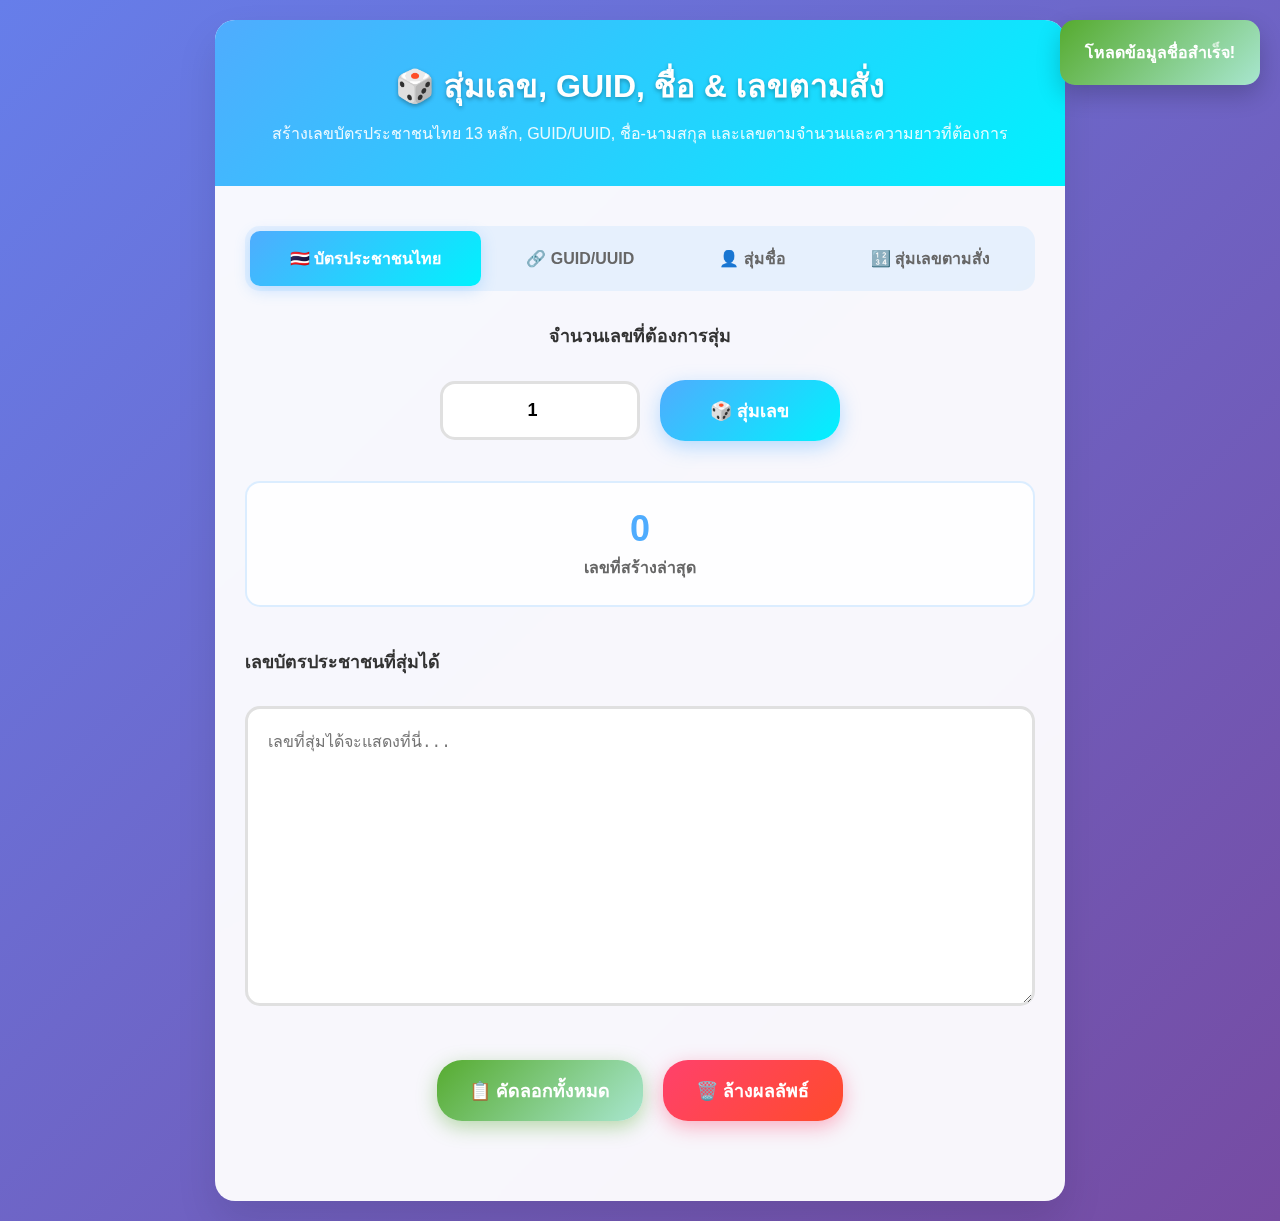
<file: test.html>
<!DOCTYPE html>
<html lang="th">
<head>
    <meta charset="UTF-8">
    <meta name="viewport" content="width=device-width, initial-scale=1.0">
    <title>สุ่มเลขบัตรประชาชนไทย, GUID, ชื่อ และ เลข</title>
    <style>
        * {
            margin: 0;
            padding: 0;
            box-sizing: border-box;
        }

        body {
            font-family: 'Segoe UI', Tahoma, Geneva, Verdana, sans-serif;
            background: linear-gradient(135deg, #667eea 0%, #764ba2 100%);
            min-height: 100vh;
            padding: 20px;
        }

        .container {
            max-width: 850px;
            margin: 0 auto;
            background: rgba(255, 255, 255, 0.95);
            backdrop-filter: blur(10px);
            border-radius: 20px;
            box-shadow: 0 20px 40px rgba(0, 0, 0, 0.1);
            overflow: hidden;
            animation: slideUp 0.6s ease-out;
        }

        @keyframes slideUp {
            from {
                opacity: 0;
                transform: translateY(30px);
            }
            to {
                opacity: 1;
                transform: translateY(0);
            }
        }

        .header {
            background: linear-gradient(135deg, #4facfe 0%, #00f2fe 100%);
            color: white;
            padding: 40px 30px;
            text-align: center;
        }

        .header h1 {
            font-size: 32px;
            margin-bottom: 10px;
            text-shadow: 0 2px 4px rgba(0, 0, 0, 0.3);
        }

        .header p {
            opacity: 0.9;
            font-size: 16px;
        }

        .content {
            padding: 40px 30px;
        }

        /* Tabs Styles */
        .tabs {
            display: flex;
            margin-bottom: 30px;
            background: rgba(79, 172, 254, 0.1);
            border-radius: 15px;
            padding: 5px;
            gap: 5px;
            flex-wrap: wrap;
        }

        .tab {
            flex: 1 1 auto; 
            padding: 15px 20px;
            border: none;
            background: transparent;
            border-radius: 10px;
            font-size: 16px;
            font-weight: 600;
            cursor: pointer;
            transition: all 0.3s ease;
            color: #666;
            min-width: 120px; 
            text-align: center;
        }

        .tab.active {
            background: linear-gradient(135deg, #4facfe 0%, #00f2fe 100%);
            color: white;
            box-shadow: 0 4px 15px rgba(79, 172, 254, 0.3);
        }

        .tab:hover:not(.active) {
            background: rgba(79, 172, 254, 0.2);
            color: #4facfe;
        }

        .tab-content {
            display: none;
        }

        .tab-content.active {
            display: block;
        }

        .generator-section {
            text-align: center;
            margin-bottom: 40px;
        }
        
        .options-group {
            display: flex;
            flex-direction: column; 
            gap: 20px; 
            justify-content: center;
            align-items: center; 
            margin: 25px 0;
        }

        .option-row { /* Renamed from name-options-row for generality */
            display: flex;
            gap: 10px; 
            justify-content: center;
            flex-wrap: wrap;
        }


        .input-group {
            display: flex;
            gap: 20px;
            align-items: center;
            justify-content: center;
            margin: 30px 0;
            flex-wrap: wrap;
        }

        .input-field {
            padding: 16px 20px;
            border: 3px solid #e0e0e0;
            border-radius: 15px;
            font-size: 18px;
            width: 200px;
            text-align: center;
            transition: all 0.3s ease;
            font-weight: 600;
        }

        .input-field:focus {
            outline: none;
            border-color: #4facfe;
            box-shadow: 0 0 0 4px rgba(79, 172, 254, 0.2);
            transform: scale(1.02);
        }

        .btn {
            padding: 16px 32px;
            border: none;
            border-radius: 25px;
            font-size: 18px;
            font-weight: 700;
            cursor: pointer;
            transition: all 0.3s ease;
            text-decoration: none;
            display: inline-flex;
            align-items: center;
            gap: 10px;
            position: relative;
            overflow: hidden;
            min-width: 180px;
            justify-content: center;
        }

        .btn::before {
            content: '';
            position: absolute;
            top: 0;
            left: -100%;
            width: 100%;
            height: 100%;
            background: linear-gradient(90deg, transparent, rgba(255, 255, 255, 0.3), transparent);
            transition: left 0.5s;
        }

        .btn:hover::before {
            left: 100%;
        }

        .btn-primary {
            background: linear-gradient(135deg, #4facfe 0%, #00f2fe 100%);
            color: white;
            box-shadow: 0 6px 20px rgba(79, 172, 254, 0.4);
        }

        .btn-primary:hover {
            transform: translateY(-3px);
            box-shadow: 0 10px 30px rgba(79, 172, 254, 0.6);
        }

        .btn-success {
            background: linear-gradient(135deg, #56ab2f 0%, #a8e6cf 100%);
            color: white;
            box-shadow: 0 6px 20px rgba(86, 171, 47, 0.4);
        }

        .btn-success:hover {
            transform: translateY(-3px);
            box-shadow: 0 10px 30px rgba(86, 171, 47, 0.6);
        }

        .btn-danger {
            background: linear-gradient(135deg, #ff416c 0%, #ff4b2b 100%);
            color: white;
            box-shadow: 0 6px 20px rgba(255, 65, 108, 0.4);
        }

        .btn-danger:hover {
            transform: translateY(-3px);
            box-shadow: 0 10px 30px rgba(255, 65, 108, 0.6);
        }

        .result-section {
            margin: 40px 0;
        }

        .textarea {
            width: 100%;
            min-height: 300px;
            padding: 20px;
            border: 3px solid #e0e0e0;
            border-radius: 15px;
            font-size: 16px;
            font-family: 'Segoe UI', Tahoma, Geneva, Verdana, sans-serif; 
            resize: vertical;
            margin: 20px 0;
            transition: all 0.3s ease;
            line-height: 1.8;
        }

        .textarea:focus {
            outline: none;
            border-color: #4facfe;
            box-shadow: 0 0 0 4px rgba(79, 172, 254, 0.1);
        }
        
        .textarea.courier-font { 
            font-family: 'Courier New', monospace;
        }


        .button-group {
            display: flex;
            gap: 20px;
            justify-content: center;
            margin: 30px 0;
            flex-wrap: wrap;
        }

        .stats {
            background: rgba(255, 255, 255, 0.9);
            padding: 25px;
            border-radius: 15px;
            text-align: center;
            margin: 30px 0;
            border: 2px solid rgba(79, 172, 254, 0.2);
        }

        .stat-number {
            font-size: 36px;
            font-weight: bold;
            color: #4facfe;
            display: block;
            margin-bottom: 5px;
        }

        .stat-label {
            color: #666;
            font-size: 16px;
            font-weight: 600;
        }

        .notification {
            position: fixed;
            top: 20px;
            right: 20px;
            padding: 20px 25px;
            border-radius: 15px;
            color: white;
            font-weight: 600;
            z-index: 1000;
            transform: translateX(400px);
            transition: all 0.3s ease;
            box-shadow: 0 10px 25px rgba(0, 0, 0, 0.2);
            font-size: 16px;
        }

        .notification.show {
            transform: translateX(0);
        }

        .notification.success {
            background: linear-gradient(135deg, #56ab2f 0%, #a8e6cf 100%);
        }

        .notification.warning {
            background: linear-gradient(135deg, #f7971e 0%, #ffd200 100%);
        }

        .notification.error {
            background: linear-gradient(135deg, #ff416c 0%, #ff4b2b 100%);
        }

        .label {
            font-size: 18px;
            font-weight: 600;
            color: #333;
            margin-bottom: 10px;
            display: block;
        }

        .checkbox-group-container {
            margin-bottom: 10px; /* Space below each group of checkboxes */
        }
        
        .checkbox-group-title {
            font-size: 16px;
            font-weight: 600;
            color: #555;
            margin-bottom: 10px; /* Increased margin for title */
            display: block;
            text-align: center; /* Center title */
        }

        .guid-options { 
            display: flex;
            gap: 15px;
            justify-content: center;
            margin: 10px 0; 
            flex-wrap: wrap;
        }

        .checkbox-group {
            display: flex;
            align-items: center;
            gap: 8px;
            background: rgba(79, 172, 254, 0.1);
            padding: 10px 15px; /* Slightly smaller padding for more items */
            border-radius: 10px;
            cursor: pointer;
            transition: all 0.3s ease;
        }

        .checkbox-group:hover {
            background: rgba(79, 172, 254, 0.2);
        }

        .checkbox-group input[type="checkbox"],
        .checkbox-group input[type="radio"] {
            width: 17px; /* Adjusted size */
            height: 17px; /* Adjusted size */
            cursor: pointer;
            accent-color: #4facfe; 
        }

        .checkbox-group label {
            font-size: 15px; /* Slightly smaller font */
            font-weight: 600;
            color: #333;
            cursor: pointer;
            margin: 0;
        }

        @media (max-width: 768px) {
            .container {
                margin: 10px;
            }
            
            .content {
                padding: 30px 20px;
            }
            
            .input-group, .options-group, .option-row {
                flex-direction: column;
                gap: 15px;
            }
            
            .input-field, .btn {
                width: 100%;
                max-width: 300px;
            }
            
            .button-group {
                flex-direction: column;
                align-items: center;
            }
            
            .header h1 {
                font-size: 24px;
            }

            .tabs {
                flex-direction: column; 
                gap: 5px;
            }

            .guid-options, .option-row { /* Target option-row for name options */
                flex-direction: column;
                align-items: center;
            }
             .checkbox-group {
                width: 100%;
                max-width: 250px; /* Max width for checkbox groups on mobile */
                justify-content: center;
            }
        }

        .loading {
            opacity: 0.7;
            pointer-events: none;
        }

        .btn:active {
            transform: translateY(-1px);
        }
    </style>
</head>
<body>
    <div class="container">
        <div class="header">
            <h1>🎲 สุ่มเลข, GUID, ชื่อ & เลขตามสั่ง</h1>
            <p>สร้างเลขบัตรประชาชนไทย 13 หลัก, GUID/UUID, ชื่อ-นามสกุล และเลขตามจำนวนและความยาวที่ต้องการ</p>
        </div>

        <div class="content">
            <div class="tabs">
                <button class="tab active" onclick="switchTab('thai-id', event)">🇹🇭 บัตรประชาชนไทย</button>
                <button class="tab" onclick="switchTab('guid', event)">🔗 GUID/UUID</button>
                <button class="tab" onclick="switchTab('random-name', event)">👤 สุ่มชื่อ</button>
                <button class="tab" onclick="switchTab('random-number', event)">🔢 สุ่มเลขตามสั่ง</button>
            </div>

            <div class="tab-content active" id="thai-id">
                <div class="generator-section">
                    <label class="label">จำนวนเลขที่ต้องการสุ่ม</label>
                    <div class="input-group">
                        <input type="number" class="input-field" id="thaiIdCount" placeholder="เช่น 10" min="1" max="1000" value="1">
                        <button class="btn btn-primary" id="generateThaiIdBtn" onclick="generateThaiIds()">
                            🎲 สุ่มเลข
                        </button>
                    </div>
                </div>
                <div class="stats">
                    <span class="stat-number" id="thaiIdGeneratedCount">0</span>
                    <div class="stat-label">เลขที่สร้างล่าสุด</div>
                </div>
                <div class="result-section">
                    <label class="label">เลขบัตรประชาชนที่สุ่มได้</label>
                    <textarea class="textarea courier-font" id="thaiIdResultArea" placeholder="เลขที่สุ่มได้จะแสดงที่นี่..." readonly></textarea>
                    <div class="button-group">
                        <button class="btn btn-success" onclick="copyThaiIdResults()">📋 คัดลอกทั้งหมด</button>
                        <button class="btn btn-danger" onclick="clearThaiIdResults()">🗑️ ล้างผลลัพธ์</button>
                    </div>
                </div>
            </div>

            <div class="tab-content" id="guid">
                <div class="generator-section">
                    <label class="label">จำนวน GUID/UUID ที่ต้องการสุ่ม</label>
                    <div class="input-group">
                        <input type="number" class="input-field" id="guidCount" placeholder="เช่น 10" min="1" max="1000" value="1">
                        <button class="btn btn-primary" id="generateGuidBtn" onclick="generateGuids()">🎲 สุ่ม GUID</button>
                    </div>
                    <div class="guid-options"> <div class="checkbox-group">
                            <input type="checkbox" id="upperCase" checked>
                            <label for="upperCase">ตัวพิมพ์ใหญ่</label>
                        </div>
                        <div class="checkbox-group">
                            <input type="checkbox" id="withBraces">
                            <label for="withBraces">มีวงเล็บ {}</label>
                        </div>
                        <div class="checkbox-group">
                            <input type="checkbox" id="withoutHyphens">
                            <label for="withoutHyphens">ไม่มีขีด -</label>
                        </div>
                    </div>
                </div>
                <div class="stats">
                    <span class="stat-number" id="guidGeneratedCount">0</span>
                    <div class="stat-label">GUID ที่สร้างล่าสุด</div>
                </div>
                <div class="result-section">
                    <label class="label">GUID/UUID ที่สุ่มได้</label>
                    <textarea class="textarea courier-font" id="guidResultArea" placeholder="GUID ที่สุ่มได้จะแสดงที่นี่..." readonly></textarea>
                    <div class="button-group">
                        <button class="btn btn-success" onclick="copyGuidResults()">📋 คัดลอกทั้งหมด</button>
                        <button class="btn btn-danger" onclick="clearGuidResults()">🗑️ ล้างผลลัพธ์</button>
                    </div>
                </div>
            </div>

            <div class="tab-content" id="random-name">
                <div class="generator-section">
                    <label class="label">จำนวนชื่อที่ต้องการสุ่ม</label>
                    <div class="input-group">
                        <input type="number" class="input-field" id="nameCount" placeholder="เช่น 5" min="1" max="1000" value="1">
                    </div>

                    <div class="options-group">
                        <div class="checkbox-group-container">
                            <span class="checkbox-group-title">เลือกเพศ</span>
                            <div class="option-row">
                                <div class="checkbox-group">
                                    <input type="radio" id="genderFemale" name="gender" value="female">
                                    <label for="genderFemale">♀️ หญิง</label>
                                </div>
                                <div class="checkbox-group">
                                    <input type="radio" id="genderMale" name="gender" value="male">
                                    <label for="genderMale">♂️ ชาย</label>
                                </div>
                                <div class="checkbox-group">
                                    <input type="radio" id="genderAny" name="gender" value="any" checked>
                                    <label for="genderAny">ใดๆ</label>
                                </div>
                            </div>
                        </div>
                        <div class="checkbox-group-container">
                            <span class="checkbox-group-title">เลือกภาษา</span>
                            <div class="option-row">
                                <div class="checkbox-group">
                                    <input type="checkbox" id="nameLangTh" checked>
                                    <label for="nameLangTh">🇹🇭 ไทย</label>
                                </div>
                                <div class="checkbox-group">
                                    <input type="checkbox" id="nameLangEn">
                                    <label for="nameLangEn">🇬🇧 อังกฤษ</label>
                                </div>
                            </div>
                        </div>
                        <div class="checkbox-group-container">
                             <span class="checkbox-group-title">เลือกประเภทชื่อ</span>
                            <div class="option-row">
                                <div class="checkbox-group">
                                    <input type="checkbox" id="nameTypeFirst" checked>
                                    <label for="nameTypeFirst">ชื่อจริง</label>
                                </div>
                                <div class="checkbox-group">
                                    <input type="checkbox" id="nameTypeLast" checked>
                                    <label for="nameTypeLast">นามสกุล</label>
                                </div>
                                <div class="checkbox-group">
                                    <input type="checkbox" id="nameTypeNickname">
                                    <label for="nameTypeNickname">ชื่อเล่น</label>
                                </div>
                            </div>
                        </div>
                    </div>
                     <button class="btn btn-primary" id="generateNameBtn" onclick="generateNames()" style="margin-top: 10px;">
                        👤 สุ่มชื่อ
                    </button>
                </div>

                <div class="stats">
                    <span class="stat-number" id="nameGeneratedCount">0</span>
                    <div class="stat-label">ชื่อที่สร้างล่าสุด</div>
                </div>

                <div class="result-section">
                    <label class="label">ชื่อ-นามสกุลที่สุ่มได้</label>
                    <textarea class="textarea" id="nameResultArea" placeholder="ชื่อ-นามสกุลที่สุ่มได้จะแสดงที่นี่..." readonly></textarea>
                    <div class="button-group">
                        <button class="btn btn-success" onclick="copyNameResults()">📋 คัดลอกทั้งหมด</button>
                        <button class="btn btn-danger" onclick="clearNameResults()">🗑️ ล้างผลลัพธ์</button>
                    </div>
                </div>
            </div>

            <div class="tab-content" id="random-number">
                <div class="generator-section">
                    <label class="label">ตั้งค่าการสุ่มเลข</label>
                    <div class="input-group">
                        <input type="number" class="input-field" id="customNumberCount" placeholder="จำนวน (เช่น 10)" min="1" max="1000" value="1">
                        <input type="number" class="input-field" id="customNumberLength" placeholder="ความยาว (เช่น 8)" min="1" max="50" value="8">
                    </div>
                     <button class="btn btn-primary" id="generateCustomNumberBtn" onclick="generateCustomNumbers()" style="margin-top: 20px;">
                        🔢 สุ่มเลข
                    </button>
                </div>
                <div class="stats">
                    <span class="stat-number" id="customNumberGeneratedCount">0</span>
                    <div class="stat-label">เลขที่สร้างล่าสุด</div>
                </div>
                <div class="result-section">
                    <label class="label">เลขที่สุ่มได้</label>
                    <textarea class="textarea courier-font" id="customNumberResultArea" placeholder="เลขที่สุ่มได้จะแสดงที่นี่..." readonly></textarea>
                    <div class="button-group">
                        <button class="btn btn-success" onclick="copyCustomNumberResults()">📋 คัดลอกทั้งหมด</button>
                        <button class="btn btn-danger" onclick="clearCustomNumberResults()">🗑️ ล้างผลลัพธ์</button>
                    </div>
                </div>
            </div>
        </div>
    </div>

    <script>
        let thaiIdResults = [];
        let guidResults = [];
        let nameResults = [];
        let customNumberResults = [];
        let generatedThaiIds = new Set();

        // --- Name Data (to be populated from data.json) ---
        let firstNamesFemaleTh = [], firstNamesFemaleEn = [];
        let firstNamesMaleTh = [], firstNamesMaleEn = [];
        let allLastNamesTh = [], allLastNamesEn = []; 
        let nicknamesFemaleTh = [], nicknamesFemaleEn = [];
        let nicknamesMaleTh = [], nicknamesMaleEn = [];
        let allFirstNamesTh = [], allFirstNamesEn = []; // Combined for 'any' gender
        let allNicknamesTh = [], allNicknamesEn = []; // Combined for 'any' gender

        async function loadNameData() {
            const generateNameBtn = document.getElementById('generateNameBtn');
            const originalBtnText = generateNameBtn.innerHTML;
            generateNameBtn.disabled = true;
            generateNameBtn.innerHTML = '⏳ กำลังโหลดข้อมูล...';

            try {
                const response = await fetch('data.json'); // Assuming data.json is in the same directory
                if (!response.ok) {
                    throw new Error(`HTTP error! status: ${response.status}`);
                }
                const data = await response.json();

                data.firstnameFemale.forEach(name => {
                    if (name.th) firstNamesFemaleTh.push(name.th);
                    if (name.en) firstNamesFemaleEn.push(name.en);
                });
                data.firstnameMale.forEach(name => {
                    if (name.th) firstNamesMaleTh.push(name.th);
                    if (name.en) firstNamesMaleEn.push(name.en);
                });
                data.lastname.forEach(name => {
                    if (name.th) allLastNamesTh.push(name.th);
                    if (name.en) allLastNamesEn.push(name.en);
                });
                data.nicknameFemale.forEach(name => {
                    if (name.th) nicknamesFemaleTh.push(name.th);
                    if (name.en) nicknamesFemaleEn.push(name.en);
                });
                data.nicknameMale.forEach(name => {
                    if (name.th) nicknamesMaleTh.push(name.th);
                    if (name.en) nicknamesMaleEn.push(name.en);
                });

                allFirstNamesTh = [...firstNamesFemaleTh, ...firstNamesMaleTh];
                allFirstNamesEn = [...firstNamesFemaleEn, ...firstNamesMaleEn];
                allNicknamesTh = [...nicknamesFemaleTh, ...nicknamesMaleTh];
                allNicknamesEn = [...nicknamesFemaleEn, ...nicknamesMaleEn];
                
                if (generateNameBtn) {
                     showNotification('โหลดข้อมูลชื่อสำเร็จ!', 'success');
                    generateNameBtn.disabled = false;
                    generateNameBtn.innerHTML = originalBtnText;
                }
            } catch (error) {
                console.error("Failed to load name data:", error);
                if (generateNameBtn) {
                    showNotification('เกิดข้อผิดพลาดในการโหลดข้อมูลชื่อ!', 'error');
                    generateNameBtn.innerHTML = '⚠️ โหลดข้อมูลล้มเหลว';
                }
            }
        }


        // Tab Management
        function switchTab(tabName, event) {
            document.querySelectorAll('.tab').forEach(tab => tab.classList.remove('active'));
            document.querySelectorAll('.tab-content').forEach(content => content.classList.remove('active'));
            
            if (event && event.target) {
                 event.target.classList.add('active');
            } else { 
                const fallbackTab = Array.from(document.querySelectorAll('.tab')).find(t => t.getAttribute('onclick').includes(tabName));
                if (fallbackTab) fallbackTab.classList.add('active');
            }
            document.getElementById(tabName).classList.add('active');
        }

        // --- Thai ID Functions ---
        function createThaiId() {
            const firstDigit = Math.floor(Math.random() * 8) + 1; 
            const remainingDigits = Array.from({length: 11}, () => Math.floor(Math.random() * 10));
            const idNumbers = [firstDigit, ...remainingDigits];
            let total = 0;
            for (let i = 0; i < 12; i++) {
                total += (13 - i) * idNumbers[i];
            }
            const checkDigit = (11 - (total % 11)) % 10;
            idNumbers.push(checkDigit);
            return idNumbers.join('');
        }

        async function generateThaiIds() {
            const countInput = document.getElementById('thaiIdCount');
            const count = parseInt(countInput.value);
            const generateBtn = document.getElementById('generateThaiIdBtn');
            if (!count || count <= 0 || count > 1000) {
                showNotification('กรุณาระบุจำนวนระหว่าง 1-1000', 'warning');
                return;
            }
            generateBtn.classList.add('loading');
            generateBtn.innerHTML = '⏳ กำลังสร้าง...';
            generateBtn.disabled = true;
            generatedThaiIds.clear();
            const resultArea = document.getElementById('thaiIdResultArea');
            resultArea.value = ''; 
            const allNewIds = [];
            let attempts = 0;
            const maxAttempts = count * 1000; 
            for (let i = 0; i < count; i++) {
                let newId;
                do {
                    newId = createThaiId();
                    attempts++;
                    if (attempts > maxAttempts && allNewIds.length < i + 1) {
                        showNotification('ไม่สามารถสร้างเลขที่ไม่ซ้ำกันได้เพียงพอ ลองอีกครั้ง', 'warning');
                        break;
                    }
                } while (generatedThaiIds.has(newId) && attempts <= maxAttempts);
                if (!generatedThaiIds.has(newId)) {
                    generatedThaiIds.add(newId);
                    allNewIds.push(newId);
                }
                if ((i + 1) % 50 === 0 || (i + 1) === count) {
                    updateThaiIdResultsDisplay(allNewIds); 
                    await new Promise(resolve => setTimeout(resolve, 1)); 
                }
                if (attempts > maxAttempts && allNewIds.length < count) break;
            }
            thaiIdResults = allNewIds; 
            updateThaiIdResultsDisplay(thaiIdResults); 
            if (thaiIdResults.length > 0) {
                 await autoCopyResults(thaiIdResults.join('\n'), `สร้างและคัดลอกเลขไทยสำเร็จ ${thaiIdResults.length} เลข 📋`);
            } else if (count > 0) {
                showNotification('ไม่สามารถสร้างเลขได้', 'error');
            }
            generateBtn.classList.remove('loading');
            generateBtn.innerHTML = '🎲 สุ่มเลข';
            generateBtn.disabled = false;
        }
        
        function updateThaiIdResultsDisplay(idsToDisplay) {
            const resultArea = document.getElementById('thaiIdResultArea');
            const generatedCount = document.getElementById('thaiIdGeneratedCount');
            resultArea.value = idsToDisplay.map(id => formatThaiId(id)).join('\n');
            generatedCount.textContent = idsToDisplay.length.toLocaleString();
        }

        function formatThaiId(id) {
            if (!id || id.length !== 13) return id;
            return id.replace(/(\d{1})(\d{4})(\d{5})(\d{2})(\d{1})/, '$1-$2-$3-$4-$5');
        }

        function copyThaiIdResults() {
            if (thaiIdResults.length === 0) {
                showNotification('ยังไม่มีเลขที่สุ่ม!', 'warning');
                return;
            }
            copyToClipboard(thaiIdResults.join('\n'), `คัดลอกเลขไทยสำเร็จ ${thaiIdResults.length} เลข`);
        }

        function clearThaiIdResults() {
            if (thaiIdResults.length === 0) {
                showNotification('ไม่มีข้อมูลให้ล้าง', 'warning');
                return;
            }
            if (confirm(`คุณต้องการล้างผลลัพธ์ ${thaiIdResults.length} เลข หรือไม่?`)) {
                generatedThaiIds.clear();
                thaiIdResults = [];
                document.getElementById('thaiIdResultArea').value = '';
                document.getElementById('thaiIdGeneratedCount').textContent = '0';
                showNotification('ล้างผลลัพธ์เลขไทยสำเร็จ', 'success');
            }
        }

        // --- GUID Functions ---
        function generateGuid() {
            return 'xxxxxxxx-xxxx-4xxx-yxxx-xxxxxxxxxxxx'.replace(/[xy]/g, function(c) {
                const r = Math.random() * 16 | 0;
                const v = c == 'x' ? r : (r & 0x3 | 0x8);
                return v.toString(16);
            });
        }

        function formatGuid(guid) {
            const upperCase = document.getElementById('upperCase').checked;
            const withBraces = document.getElementById('withBraces').checked;
            const withoutHyphens = document.getElementById('withoutHyphens').checked;
            let result = guid;
            if (upperCase) result = result.toUpperCase();
            if (withoutHyphens) result = result.replace(/-/g, '');
            if (withBraces) result = `{${result}}`;
            return result;
        }

        async function generateGuids() {
            const countInput = document.getElementById('guidCount');
            const count = parseInt(countInput.value);
            const generateBtn = document.getElementById('generateGuidBtn');
            if (!count || count <= 0 || count > 1000) {
                showNotification('กรุณาระบุจำนวนระหว่าง 1-1000', 'warning');
                return;
            }
            generateBtn.classList.add('loading');
            generateBtn.innerHTML = '⏳ กำลังสร้าง...';
            generateBtn.disabled = true;
            const resultArea = document.getElementById('guidResultArea');
            resultArea.value = ''; 
            const newGuids = [];
            for (let i = 0; i < count; i++) {
                newGuids.push(generateGuid());
                if ((i + 1) % 50 === 0 || (i + 1) === count) {
                    updateGuidResultsDisplay(newGuids);
                    await new Promise(resolve => setTimeout(resolve, 1)); 
                }
            }
            guidResults = newGuids;
            updateGuidResultsDisplay(guidResults);
             if (guidResults.length > 0) {
                await autoCopyResults(guidResults.map(g => formatGuid(g)).join('\n'), `สร้างและคัดลอก GUID สำเร็จ ${guidResults.length} ตัว 📋`);
            }
            generateBtn.classList.remove('loading');
            generateBtn.innerHTML = '🎲 สุ่ม GUID';
            generateBtn.disabled = false;
        }

        function updateGuidResultsDisplay(guidsToDisplay) {
            const resultArea = document.getElementById('guidResultArea');
            const generatedCount = document.getElementById('guidGeneratedCount');
            resultArea.value = guidsToDisplay.map(guid => formatGuid(guid)).join('\n');
            generatedCount.textContent = guidsToDisplay.length.toLocaleString();
        }
        
        function copyGuidResults() {
            if (guidResults.length === 0) {
                showNotification('ยังไม่มี GUID ที่สุ่ม!', 'warning');
                return;
            }
            copyToClipboard(guidResults.map(guid => formatGuid(guid)).join('\n'), `คัดลอก GUID สำเร็จ ${guidResults.length} ตัว`);
        }

        function clearGuidResults() {
             if (guidResults.length === 0) {
                showNotification('ไม่มีข้อมูลให้ล้าง', 'warning');
                return;
            }
            if (confirm(`คุณต้องการล้างผลลัพธ์ ${guidResults.length} GUID หรือไม่?`)) {
                guidResults = [];
                document.getElementById('guidResultArea').value = '';
                document.getElementById('guidGeneratedCount').textContent = '0';
                showNotification('ล้างผลลัพธ์ GUID สำเร็จ', 'success');
            }
        }

        // --- Random Name Functions ---
        function createRandomName() {
            const selectedGender = document.querySelector('input[name="gender"]:checked').value;
            const langTh = document.getElementById('nameLangTh').checked;
            const langEn = document.getElementById('nameLangEn').checked;
            const typeFirst = document.getElementById('nameTypeFirst').checked;
            const typeLast = document.getElementById('nameTypeLast').checked;
            const typeNickname = document.getElementById('nameTypeNickname').checked;

            if (allLastNamesTh.length === 0 && allFirstNamesTh.length === 0 && allNicknamesTh.length === 0) { // Basic check if data isn't loaded
                return "ข้อมูลชื่อยังไม่พร้อมใช้งาน";
            }

            let thNameParts = [];
            let enNameParts = [];

            let currentFirstNamesTh, currentFirstNamesEn;
            if (selectedGender === 'female') {
                currentFirstNamesTh = firstNamesFemaleTh;
                currentFirstNamesEn = firstNamesFemaleEn;
            } else if (selectedGender === 'male') {
                currentFirstNamesTh = firstNamesMaleTh;
                currentFirstNamesEn = firstNamesMaleEn;
            } else { // 'any'
                currentFirstNamesTh = allFirstNamesTh;
                currentFirstNamesEn = allFirstNamesEn;
            }

            let currentNicknamesTh, currentNicknamesEn;
            if (selectedGender === 'female') {
                currentNicknamesTh = nicknamesFemaleTh;
                currentNicknamesEn = nicknamesFemaleEn;
            } else if (selectedGender === 'male') {
                currentNicknamesTh = nicknamesMaleTh;
                currentNicknamesEn = nicknamesMaleEn;
            } else { // 'any'
                currentNicknamesTh = allNicknamesTh;
                currentNicknamesEn = allNicknamesEn;
            }

            // Thai Name Construction
            if (langTh) {
                let thFirstNamePart = "";
                let thLastNamePart = "";
                let thNicknamePart = "";

                if (typeFirst && currentFirstNamesTh && currentFirstNamesTh.length > 0) {
                    thFirstNamePart = currentFirstNamesTh[Math.floor(Math.random() * currentFirstNamesTh.length)];
                }
                if (typeLast && allLastNamesTh && allLastNamesTh.length > 0) {
                    thLastNamePart = allLastNamesTh[Math.floor(Math.random() * allLastNamesTh.length)];
                }
                if (typeNickname && currentNicknamesTh && currentNicknamesTh.length > 0) {
                    thNicknamePart = currentNicknamesTh[Math.floor(Math.random() * currentNicknamesTh.length)];
                }

                let combinedTh = [thFirstNamePart, thLastNamePart].filter(Boolean).join(' ');
                if (thNicknamePart) {
                    combinedTh = combinedTh ? `${combinedTh} (${thNicknamePart})` : `(${thNicknamePart})`;
                }
                if (combinedTh) thNameParts.push(`TH: ${combinedTh}`);
            }

            // English Name Construction
            if (langEn) {
                let enFirstNamePart = "";
                let enLastNamePart = "";
                let enNicknamePart = "";

                if (typeFirst && currentFirstNamesEn && currentFirstNamesEn.length > 0) {
                    enFirstNamePart = currentFirstNamesEn[Math.floor(Math.random() * currentFirstNamesEn.length)];
                }
                if (typeLast && allLastNamesEn && allLastNamesEn.length > 0) {
                    enLastNamePart = allLastNamesEn[Math.floor(Math.random() * allLastNamesEn.length)];
                }
                if (typeNickname && currentNicknamesEn && currentNicknamesEn.length > 0) {
                    enNicknamePart = currentNicknamesEn[Math.floor(Math.random() * currentNicknamesEn.length)];
                }
                
                let combinedEn = [enFirstNamePart, enLastNamePart].filter(Boolean).join(' ');
                if (enNicknamePart) {
                    combinedEn = combinedEn ? `${combinedEn} (${enNicknamePart})` : `(${enNicknamePart})`;
                }
                if (combinedEn) enNameParts.push(`EN: ${combinedEn}`);
            }
            
            if (thNameParts.length === 0 && enNameParts.length === 0) return "";
            return thNameParts.concat(enNameParts).join(', ');
        }


        async function generateNames() {
            const countInput = document.getElementById('nameCount');
            const count = parseInt(countInput.value);
            const generateBtn = document.getElementById('generateNameBtn');

            const langTh = document.getElementById('nameLangTh').checked;
            const langEn = document.getElementById('nameLangEn').checked;
            const typeFirst = document.getElementById('nameTypeFirst').checked;
            const typeLast = document.getElementById('nameTypeLast').checked;
            const typeNickname = document.getElementById('nameTypeNickname').checked;


            if (!(langTh || langEn) || !(typeFirst || typeLast || typeNickname)) {
                showNotification('กรุณาเลือกภาษาและประเภทของชื่ออย่างน้อยหนึ่งอย่าง', 'warning');
                nameResults = []; 
                updateNameResultsDisplay(nameResults);
                return;
            }
            
            if (allLastNamesTh.length === 0 && allFirstNamesTh.length === 0 && allNicknamesTh.length === 0 && (typeFirst || typeLast || typeNickname)) {
                 showNotification('ข้อมูลชื่อกำลังโหลดหรือโหลดไม่สำเร็จ กรุณาลองใหม่อีกครั้ง', 'warning');
                return;
            }


            if (!count || count <= 0 || count > 1000) {
                showNotification('กรุณาระบุจำนวนระหว่าง 1-1000', 'warning');
                return;
            }

            generateBtn.classList.add('loading');
            generateBtn.innerHTML = '⏳ กำลังสร้าง...';
            generateBtn.disabled = true;

            const resultArea = document.getElementById('nameResultArea');
            resultArea.value = '';

            const newNames = [];
            for (let i = 0; i < count; i++) {
                const nameEntry = createRandomName();
                if (nameEntry) { 
                    newNames.push(nameEntry);
                }
                 if ((i + 1) % 20 === 0 || (i + 1) === count) { 
                    updateNameResultsDisplay(newNames);
                    await new Promise(resolve => setTimeout(resolve, 1));
                }
            }
            nameResults = newNames.filter(name => name.trim() !== ""); // Filter out empty strings again just in case
            updateNameResultsDisplay(nameResults);
            if (nameResults.length > 0) {
                await autoCopyResults(nameResults.join('\n'), `สร้างและคัดลอกชื่อสำเร็จ ${nameResults.length} ชื่อ 📋`);
            }
            
            generateBtn.classList.remove('loading');
            generateBtn.innerHTML = '👤 สุ่มชื่อ';
            generateBtn.disabled = false;
        }

        function updateNameResultsDisplay(namesToDisplay) {
            const resultArea = document.getElementById('nameResultArea');
            const generatedCount = document.getElementById('nameGeneratedCount');
            resultArea.value = namesToDisplay.join('\n'); 
            generatedCount.textContent = namesToDisplay.length.toLocaleString();
        }

        function copyNameResults() {
            if (nameResults.length === 0) {
                showNotification('ยังไม่มีชื่อที่สุ่ม!', 'warning');
                return;
            }
            copyToClipboard(nameResults.join('\n'), `คัดลอกชื่อสำเร็จ ${nameResults.length} ชื่อ`);
        }

        function clearNameResults() {
            if (nameResults.length === 0) {
                showNotification('ไม่มีข้อมูลให้ล้าง', 'warning');
                return;
            }
            if (confirm(`คุณต้องการล้างผลลัพธ์ ${nameResults.length} ชื่อ หรือไม่?`)) {
                nameResults = [];
                document.getElementById('nameResultArea').value = '';
                document.getElementById('nameGeneratedCount').textContent = '0';
                showNotification('ล้างผลลัพธ์ชื่อสำเร็จ', 'success');
            }
        }

        // --- Random Custom Number Functions ---
        function createCustomRandomNumber(length) {
            let number = '';
            const digits = '0123456789';
            for (let i = 0; i < length; i++) {
                number += digits.charAt(Math.floor(Math.random() * digits.length));
            }
            return number;
        }

        async function generateCustomNumbers() {
            const countInput = document.getElementById('customNumberCount');
            const lengthInput = document.getElementById('customNumberLength');
            const count = parseInt(countInput.value);
            const length = parseInt(lengthInput.value);
            const generateBtn = document.getElementById('generateCustomNumberBtn');

            if (!count || count <= 0 || count > 1000) {
                showNotification('กรุณาระบุจำนวนระหว่าง 1-1000', 'warning');
                return;
            }
            if (!length || length <= 0 || length > 50) { 
                showNotification('กรุณาระบุความยาวระหว่าง 1-50', 'warning');
                return;
            }
            generateBtn.classList.add('loading');
            generateBtn.innerHTML = '⏳ กำลังสร้าง...';
            generateBtn.disabled = true;
            const resultArea = document.getElementById('customNumberResultArea');
            resultArea.value = '';
            const newNumbers = [];
            for (let i = 0; i < count; i++) {
                newNumbers.push(createCustomRandomNumber(length));
                 if ((i + 1) % 50 === 0 || (i + 1) === count) {
                    updateCustomNumberResultsDisplay(newNumbers);
                    await new Promise(resolve => setTimeout(resolve, 1));
                }
            }
            customNumberResults = newNumbers;
            updateCustomNumberResultsDisplay(customNumberResults);
            if (customNumberResults.length > 0) {
                 await autoCopyResults(customNumberResults.join('\n'), `สร้างและคัดลอกเลขสำเร็จ ${customNumberResults.length} ตัว 📋`);
            }
            generateBtn.classList.remove('loading');
            generateBtn.innerHTML = '🔢 สุ่มเลข';
            generateBtn.disabled = false;
        }

        function updateCustomNumberResultsDisplay(numbersToDisplay) {
            const resultArea = document.getElementById('customNumberResultArea');
            const generatedCount = document.getElementById('customNumberGeneratedCount');
            resultArea.value = numbersToDisplay.join('\n');
            generatedCount.textContent = numbersToDisplay.length.toLocaleString();
        }

        function copyCustomNumberResults() {
            if (customNumberResults.length === 0) {
                showNotification('ยังไม่มีเลขที่สุ่ม!', 'warning');
                return;
            }
            copyToClipboard(customNumberResults.join('\n'), `คัดลอกเลขสำเร็จ ${customNumberResults.length} ตัว`);
        }

        function clearCustomNumberResults() {
             if (customNumberResults.length === 0) {
                showNotification('ไม่มีข้อมูลให้ล้าง', 'warning');
                return;
            }
            if (confirm(`คุณต้องการล้างผลลัพธ์ ${customNumberResults.length} เลข หรือไม่?`)) {
                customNumberResults = [];
                document.getElementById('customNumberResultArea').value = '';
                document.getElementById('customNumberGeneratedCount').textContent = '0';
                showNotification('ล้างผลลัพธ์เลขสำเร็จ', 'success');
            }
        }
        
        // --- Shared Functions ---
        async function autoCopyResults(textToCopy, successMessage) {
            if (!textToCopy) return;
            try {
                await navigator.clipboard.writeText(textToCopy);
                showNotification(successMessage, 'success');
            } catch (error) {
                const tempTextArea = document.createElement('textarea');
                tempTextArea.value = textToCopy;
                document.body.appendChild(tempTextArea);
                tempTextArea.select();
                try {
                    document.execCommand('copy');
                    showNotification(successMessage, 'success');
                } catch (err) {
                    showNotification('คัดลอกอัตโนมัติไม่สำเร็จ โปรดคัดลอกด้วยตนเอง', 'warning');
                }
                document.body.removeChild(tempTextArea);
            }
        }

        function copyToClipboard(textToCopy, successMessage) {
             if (!textToCopy) {
                showNotification('ไม่มีข้อมูลให้คัดลอก', 'warning');
                return;
            }
            navigator.clipboard.writeText(textToCopy).then(() => {
                showNotification(successMessage, 'success');
            }).catch(() => {
                const tempTextArea = document.createElement('textarea');
                tempTextArea.value = textToCopy;
                document.body.appendChild(tempTextArea);
                tempTextArea.select();
                document.execCommand('copy');
                document.body.removeChild(tempTextArea);
                showNotification(successMessage, 'success');
            });
        }

        function showNotification(message, type = 'success') {
            const existingNotification = document.querySelector('.notification');
            if (existingNotification) existingNotification.remove();
            const notification = document.createElement('div');
            notification.className = `notification ${type}`;
            notification.textContent = message;
            document.body.appendChild(notification);
            setTimeout(() => notification.classList.add('show'), 100);
            setTimeout(() => {
                notification.classList.remove('show');
                setTimeout(() => { if (notification.parentNode) notification.remove(); }, 300);
            }, 4000);
        }

        // --- Event Listeners ---
        function setupInputValidation(inputId) {
            const inputElement = document.getElementById(inputId);
            if (inputElement) {
                inputElement.addEventListener('input', function(e) {
                    if (parseInt(e.target.value) < 0) e.target.value = Math.abs(parseInt(e.target.value));
                    const maxVal = parseInt(e.target.max);
                    if (maxVal && parseInt(e.target.value) > maxVal) e.target.value = maxVal;
                });
            }
        }
        
        ['thaiIdCount', 'guidCount', 'nameCount', 'customNumberCount', 'customNumberLength'].forEach(setupInputValidation);

        document.getElementById('thaiIdCount').addEventListener('keypress', function(e) { if (e.key === 'Enter') generateThaiIds(); });
        document.getElementById('guidCount').addEventListener('keypress', function(e) { if (e.key === 'Enter') generateGuids(); });
        document.getElementById('nameCount').addEventListener('keypress', function(e) { if (e.key === 'Enter') generateNames(); });
        document.getElementById('customNumberCount').addEventListener('keypress', function(e) { if (e.key === 'Enter') generateCustomNumbers(); });
        document.getElementById('customNumberLength').addEventListener('keypress', function(e) { if (e.key === 'Enter') generateCustomNumbers(); });

        ['upperCase', 'withBraces', 'withoutHyphens'].forEach(id => {
            document.getElementById(id).addEventListener('change', function() {
                if (guidResults.length > 0) updateGuidResultsDisplay(guidResults); 
            });
        });
        
        document.addEventListener('DOMContentLoaded', loadNameData);

    </script>
</body>
</html>
</file>
<file: css/mystyle.css>
* {
            margin: 0;
            padding: 0;
            box-sizing: border-box;
        }

        body {
            font-family: 'Segoe UI', Tahoma, Geneva, Verdana, sans-serif;
            background: linear-gradient(135deg, #667eea 0%, #764ba2 100%);
            min-height: 100vh;
            padding: 20px;
        }

        body.dark-mode {
            background: linear-gradient(135deg, #2d3748 0%, #1a202c 100%) !important;
            color: #e2e8f0;
        }

        .container {
            max-width: 850px;
            margin: 0 auto;
            background: rgba(255, 255, 255, 0.95);
            backdrop-filter: blur(10px);
            border-radius: 20px;
            box-shadow: 0 20px 40px rgba(0, 0, 0, 0.1);
            overflow: hidden;
            animation: slideUp 0.6s ease-out;
        }

        body.dark-mode .container {
            background: rgba(34, 40, 49, 0.97);
            color: #e2e8f0;
        }

        @keyframes slideUp {
            from {
                opacity: 0;
                transform: translateY(30px);
            }
            to {
                opacity: 1;
                transform: translateY(0);
            }
        }

        .header {
            background: linear-gradient(135deg, #4facfe 0%, #00f2fe 100%);
            color: white;
            padding: 40px 30px;
            text-align: center;
        }

        .header h1 {
            font-size: 32px;
            margin-bottom: 10px;
            text-shadow: 0 2px 4px rgba(0, 0, 0, 0.3);
        }

        .header p {
            opacity: 0.9;
            font-size: 16px;
        }

        .content {
            padding: 40px 30px;
        }

        /* Tabs Styles */
        .tabs {
            display: flex;
            margin-bottom: 30px;
            background: rgba(79, 172, 254, 0.1);
            border-radius: 15px;
            padding: 5px;
            gap: 5px;
            flex-wrap: wrap;
        }

        .tab {
            flex: 1 1 auto; 
            padding: 15px 20px;
            border: none;
            background: transparent;
            border-radius: 10px;
            font-size: 16px;
            font-weight: 600;
            cursor: pointer;
            transition: all 0.3s ease;
            color: #666;
            min-width: 120px; 
            text-align: center;
        }

        .tab.active {
            background: linear-gradient(135deg, #4facfe 0%, #00f2fe 100%);
            color: white;
            box-shadow: 0 4px 15px rgba(79, 172, 254, 0.3);
        }

        body.dark-mode .tab.active {
            color: #90cdf4 !important;
            border-bottom-color: #90cdf4 !important;
        }

        .tab:hover:not(.active) {
            background: rgba(79, 172, 254, 0.2);
            color: #4facfe;
        }

        .tab-content {
            display: none;
        }

        .tab-content.active {
            display: block;
        }

        .generator-section {
            text-align: center;
            margin-bottom: 40px;
        }
        
        .options-group {
            display: flex;
            flex-direction: column; 
            gap: 20px; 
            justify-content: center;
            align-items: center; 
            margin: 25px 0;
        }

        .option-row { /* Renamed from name-options-row for generality */
            display: flex;
            gap: 10px; 
            justify-content: center;
            flex-wrap: wrap;
        }


        .input-group {
            display: flex;
            gap: 20px;
            align-items: center;
            justify-content: center;
            margin: 30px 0;
            flex-wrap: wrap;
        }

        .input-field {
            padding: 16px 20px;
            border: 3px solid #e0e0e0;
            border-radius: 15px;
            font-size: 18px;
            width: 200px;
            text-align: center;
            transition: all 0.3s ease;
            font-weight: 600;
        }

        .input-field:focus {
            outline: none;
            border-color: #4facfe;
            box-shadow: 0 0 0 4px rgba(79, 172, 254, 0.2);
            transform: scale(1.02);
        }

        .btn {
            padding: 16px 32px;
            border: none;
            border-radius: 25px;
            font-size: 18px;
            font-weight: 700;
            cursor: pointer;
            transition: all 0.3s ease;
            text-decoration: none;
            display: inline-flex;
            align-items: center;
            gap: 10px;
            position: relative;
            overflow: hidden;
            min-width: 180px;
            justify-content: center;
        }

        .btn::before {
            content: '';
            position: absolute;
            top: 0;
            left: -100%;
            width: 100%;
            height: 100%;
            background: linear-gradient(90deg, transparent, rgba(255, 255, 255, 0.3), transparent);
            transition: left 0.5s;
        }

        .btn:hover::before {
            left: 100%;
        }

        .btn-primary {
            background: linear-gradient(135deg, #4facfe 0%, #00f2fe 100%);
            color: white;
            box-shadow: 0 6px 20px rgba(79, 172, 254, 0.4);
        }

        .btn-primary:hover {
            transform: translateY(-3px);
            box-shadow: 0 10px 30px rgba(79, 172, 254, 0.6);
        }

        .btn-success {
            background: linear-gradient(135deg, #56ab2f 0%, #a8e6cf 100%);
            color: white;
            box-shadow: 0 6px 20px rgba(86, 171, 47, 0.4);
        }

        .btn-success:hover {
            transform: translateY(-3px);
            box-shadow: 0 10px 30px rgba(86, 171, 47, 0.6);
        }

        .btn-danger {
            background: linear-gradient(135deg, #ff416c 0%, #ff4b2b 100%);
            color: white;
            box-shadow: 0 6px 20px rgba(255, 65, 108, 0.4);
        }

        .btn-danger:hover {
            transform: translateY(-3px);
            box-shadow: 0 10px 30px rgba(255, 65, 108, 0.6);
        }

        .btn-gojson {
            background: linear-gradient(135deg, #667eea 0%, #764ba2 100%);
            color: white;
            box-shadow: 0 6px 20px rgba(86, 171, 47, 0.4);
        }

        .btn-gojson:hover {
            transform: translateY(-3px);
            box-shadow: 0 10px 30px rgba(102,126,234,0.4);
        }

        .result-section {
            margin: 40px 0;
        }

        .result,
        .textarea {
            width: 100%;
            min-height: 300px;
            padding: 20px;
            border: 3px solid #e0e0e0;
            border-radius: 15px;
            font-size: 16px;
            font-family: 'Segoe UI', Tahoma, Geneva, Verdana, sans-serif; 
            resize: vertical;
            margin: 20px 0;
            transition: all 0.3s ease;
            line-height: 1.8;
        }

        body.dark-mode .result,
        body.dark-mode textarea,
        body.dark-mode input,
        body.dark-mode .table-container {
            background: #23272f !important;
            color: #e2e8f0 !important;
            border-color: #444 !important;
        }

        .textarea:focus {
            outline: none;
            border-color: #4facfe;
            box-shadow: 0 0 0 4px rgba(79, 172, 254, 0.1);
        }
        
        .textarea.courier-font { 
            font-family: 'Courier New', monospace;
        }


        .button-group {
            display: flex;
            gap: 20px;
            justify-content: center;
            margin: 30px 0;
            flex-wrap: wrap;
        }

        .stats {
            background: rgba(255, 255, 255, 0.9);
            padding: 25px;
            border-radius: 15px;
            text-align: center;
            margin: 30px 0;
            border: 2px solid rgba(79, 172, 254, 0.2);
        }

        .stat-number {
            font-size: 36px;
            font-weight: bold;
            color: #4facfe;
            display: block;
            margin-bottom: 5px;
        }

        .stat-label {
            color: #666;
            font-size: 16px;
            font-weight: 600;
        }

        .notification {
            position: fixed;
            top: 20px;
            right: 20px;
            padding: 20px 25px;
            border-radius: 15px;
            color: white;
            font-weight: 600;
            z-index: 1000;
            transform: translateX(400px);
            transition: all 0.3s ease;
            box-shadow: 0 10px 25px rgba(0, 0, 0, 0.2);
            font-size: 16px;
        }

        .notification.show {
            transform: translateX(0);
        }

        .notification.success {
            background: linear-gradient(135deg, #75c251 0%, #75c251 100%);
        }

        .notification.warning {
            background: linear-gradient(135deg, #f7971e 0%, #ffd200 100%);
        }

        .notification.error {
            background: linear-gradient(135deg, #ff416c 0%, #ff4b2b 100%);
        }

        .label {
            font-size: 18px;
            font-weight: 600;
            color: #333;
            margin-bottom: 10px;
            display: block;
        }

        .checkbox-group-container {
            margin-bottom: 10px; /* Space below each group of checkboxes */
        }
        
        .checkbox-group-title {
            font-size: 16px;
            font-weight: 600;
            color: #555;
            margin-bottom: 10px; /* Increased margin for title */
            display: block;
            text-align: center; /* Center title */
        }

        .guid-options { 
            display: flex;
            gap: 15px;
            justify-content: center;
            margin: 10px 0; 
            flex-wrap: wrap;
        }

        .checkbox-group {
            display: flex;
            align-items: center;
            gap: 8px;
            background: rgba(79, 172, 254, 0.1);
            padding: 10px 15px; /* Slightly smaller padding for more items */
            border-radius: 10px;
            cursor: pointer;
            transition: all 0.3s ease;
        }

        .checkbox-group:hover {
            background: rgba(79, 172, 254, 0.2);
        }

        .checkbox-group input[type="checkbox"],
        .checkbox-group input[type="radio"] {
            width: 17px; /* Adjusted size */
            height: 17px; /* Adjusted size */
            cursor: pointer;
            accent-color: #4facfe; 
        }

        .checkbox-group label {
            font-size: 15px; /* Slightly smaller font */
            font-weight: 600;
            color: #333;
            cursor: pointer;
            margin: 0;
        }

        .nav-menu {
            display: flex;
            gap: 16px;
            justify-content: center;
            margin-bottom: 32px;
            margin-top: 10px;
            flex-wrap: wrap;
        }

        .btn-nav {
            background: linear-gradient(135deg, #667eea 0%, #764ba2 100%);
            color: white;
            padding: 10px 28px;
            border-radius: 12px;
            font-weight: 600;
            font-size: 1rem;
            text-decoration: none;
            box-shadow: 0 4px 16px rgba(102,126,234,0.13);
            transition: background 0.2s, transform 0.2s;
            border: none;
            display: inline-block;
        }
        .btn-nav:hover, .btn-nav.active {
            background: linear-gradient(135deg, #4facfe 0%, #00f2fe 100%);
            color: #fff;
            transform: translateY(-2px) scale(1.04);
        }

        @media (max-width: 768px) {
            .container {
                margin: 10px;
            }
            
            .content {
                padding: 30px 20px;
            }
            
            .input-group, .options-group, .option-row {
                flex-direction: column;
                gap: 15px;
            }
            
            .input-field, .btn {
                width: 100%;
                max-width: 300px;
            }
            
            .button-group {
                flex-direction: column;
                align-items: center;
            }
            
            .header h1 {
                font-size: 24px;
            }

            .tabs {
                flex-direction: column; 
                gap: 5px;
            }

            .guid-options, .option-row { /* Target option-row for name options */
                flex-direction: column;
                align-items: center;
            }
             .checkbox-group {
                width: 100%;
                max-width: 250px; /* Max width for checkbox groups on mobile */
                justify-content: center;
            }
        }

        .loading {
            opacity: 0.7;
            pointer-events: none;
        }

        .btn:active {
            transform: translateY(-1px);
        }

        .theme-button-group {
            position: fixed;
            bottom: 20px;
            right: 20px;
            display: flex;
            flex-direction: column-reverse;
            gap: 10px;
            z-index: 9999;
        }

        .toggle-theme {
            position: relative; /* จำเป็นสำหรับ tooltip */
            background: rgba(255, 255, 255, 0.9);
            border: 2px solid transparent;
            border-radius: 100%;
            width: 60px;
            height: 60px;
            cursor: pointer;
            font-size: 1.6rem;
            box-shadow: 0 4px 12px rgba(0, 0, 0, 0.1);
            transition: all 0.2s ease;
        }

        .toggle-theme:hover {
            transform: scale(1.1);
        }

        .toggle-theme.active {
            border-color: #474747;
            background: #e6f0ff;
            /* transform: scale(1.1); */
        }

        /* Custom Tooltip */
        .toggle-theme::after {
            content: attr(data-tooltip);
            position: absolute;
            right: 70px; /* แสดง tooltip ทางซ้ายของปุ่ม */
            top: 50%;
            transform: translateY(-50%);
            background: #333;
            color: #fff;
            padding: 6px 10px;
            border-radius: 6px;
            white-space: nowrap;
            opacity: 0;
            pointer-events: none;
            transition: opacity 0.2s ease;
            font-size: 0.9rem;
        }

        .toggle-theme:hover::after {
            opacity: 1;
        }
</file>
<file: css/mystyle_json_formatter.css>
* { box-sizing: border-box; }
        body { 
            font-family: 'Segoe UI', Tahoma, Geneva, Verdana, sans-serif; 
            background: linear-gradient(135deg, #667eea 0%, #764ba2 100%);
            margin: 0; 
            padding: 20px;
            min-height: 100vh;
        }
        body.dark-mode {
            background: linear-gradient(135deg, #2d3748 0%, #1a202c 100%) !important;
            color: #e2e8f0;
        }
        .container { 
            max-width: 1200px; 
            margin: 0 auto; 
            background: rgba(255, 255, 255, 0.95);
            backdrop-filter: blur(10px);
            border-radius: 16px; 
            box-shadow: 0 8px 32px rgba(0, 0, 0, 0.1);
            padding: 40px;
            border: 1px solid rgba(255, 255, 255, 0.2);
        }
        body.dark-mode .container {
            background: rgba(34, 40, 49, 0.97);
            color: #e2e8f0;
        }
        h1 { 
            color: #5a67d8; 
            text-align: center;
            margin-bottom: 30px;
            font-size: 2.5rem;
            background: linear-gradient(45deg, #667eea, #764ba2);
            -webkit-background-clip: text;
            -webkit-text-fill-color: transparent;
            background-clip: text;
        }
        .input-section {
            margin-bottom: 30px;
        }
        .input-group {
            display: flex;
            flex-direction: column;
            margin-bottom: 20px;
        }
        .input-group label {
            font-weight: 600;
            margin-bottom: 8px;
            color: #4a5568;
            font-size: 1.1rem;
        }
        textarea { 
            width: 100%; 
            min-height: 200px; 
            font-family: 'Fira Code', 'Courier New', monospace; 
            font-size: 14px; 
            padding: 16px; 
            border-radius: 12px; 
            border: 2px solid #e2e8f0;
            background: #f8fafc;
            resize: vertical;
            transition: border-color 0.3s ease;
            line-height: 1.5;
        }
        body.dark-mode textarea {
            background: #23272f !important;
            color: #e2e8f0 !important;
            border-color: #444 !important;
        }
        textarea:focus {
            outline: none;
            border-color: #667eea;
            box-shadow: 0 0 0 3px rgba(102, 126, 234, 0.1);
        }
        .controls { 
            display: flex; 
            gap: 12px; 
            margin-bottom: 20px;
            flex-wrap: wrap;
            justify-content: center;
        }
        .btn { 
            background: linear-gradient(45deg, #667eea, #764ba2); 
            color: #fff; 
            border: none; 
            border-radius: 8px; 
            padding: 12px 24px; 
            font-size: 1rem; 
            cursor: pointer;
            transition: all 0.3s ease;
            font-weight: 500;
            display: flex;
            align-items: center;
            gap: 8px;
        }
        body.dark-mode .btn {
            background: linear-gradient(45deg, #23272f, #4a5568) !important;
            color: #fff !important;
        }
        .btn:hover { 
            background: linear-gradient(45deg, #5a67d8, #6b46c1);
            transform: translateY(-2px);
            box-shadow: 0 4px 12px rgba(102, 126, 234, 0.3);
        }
        .btn:active {
            transform: translateY(0);
        }
        .btn-secondary {
            background: linear-gradient(45deg, #718096, #4a5568);
        }
        .btn-secondary:hover {
            background: linear-gradient(45deg, #4a5568, #2d3748);
        }
        .btn-success {
            background: linear-gradient(45deg, #38a169, #25855a);
        }
        .btn-success:hover {
            background: linear-gradient(45deg, #25855a, #276749);
        }
        .btn-warning {
            background: linear-gradient(45deg, #ed8936, #dd6b20);
        }
        .btn-warning:hover {
            background: linear-gradient(45deg, #dd6b20, #c05621);
        }
        .options {
            display: flex;
            gap: 20px;
            margin-bottom: 20px;
            flex-wrap: wrap;
            background: #f7fafc;
            padding: 15px;
            border-radius: 12px;
            border: 1px solid #e2e8f0;
        }
        .option-group {
            display: flex;
            align-items: center;
            gap: 8px;
        }
        .option-group label {
            color: #4a5568;
            font-weight: 500;
            cursor: pointer;
        }
        .option-group input[type="checkbox"] {
            width: 16px;
            height: 16px;
            cursor: pointer;
        }
        .option-group input[type="number"] {
            width: 60px;
            padding: 4px 8px;
            border: 1px solid #e2e8f0;
            border-radius: 4px;
            font-size: 14px;
        }
        .stats {
            display: grid;
            grid-template-columns: repeat(auto-fit, minmax(140px, 1fr));
            gap: 15px;
            margin-bottom: 20px;
        }
        .stat-card {
            background: linear-gradient(135deg, #f7fafc, #edf2f7);
            padding: 15px;
            border-radius: 8px;
            text-align: center;
            border: 1px solid #e2e8f0;
        }
        .stat-number {
            font-size: 1.5rem;
            font-weight: bold;
            color: #5a67d8;
        }
        .stat-label {
            font-size: 0.9rem;
            color: #718096;
        }
        .output-section {
            margin-top: 30px;
        }
        .output-controls {
            display: flex;
            gap: 12px;
            margin-bottom: 15px;
            flex-wrap: wrap;
        }
        .result { 
            background: #1a202c;
            color: #e2e8f0;
            border: 1px solid #2d3748; 
            border-radius: 12px; 
            padding: 20px; 
            font-family: 'Fira Code', 'Courier New', monospace; 
            white-space: pre; 
            font-size: 14px;
            overflow-x: auto;
            position: relative;
            max-height: 500px;
            overflow-y: auto;
            line-height: 1.4;
        }
        body.dark-mode .result {
            background: #23272f !important;
            color: #e2e8f0 !important;
            border-color: #444 !important;
        }
        .copy-btn {
            position: absolute;
            top: 10px;
            right: 10px;
            background: #4a5568;
            color: white;
            border: none;
            border-radius: 6px;
            padding: 6px 12px;
            font-size: 0.8rem;
            cursor: pointer;
            transition: background 0.3s ease;
        }
        .copy-btn:hover {
            background: #2d3748;
        }
        .error { 
            color: #e53e3e; 
            background: #fed7d7;
            border: 1px solid #feb2b2;
            border-radius: 8px;
            padding: 12px;
            margin-top: 12px;
        }
        .success { 
            color: #38a169; 
            background: #c6f6d5;
            border: 1px solid #9ae6b4;
            border-radius: 8px;
            padding: 12px;
            margin-top: 12px;
        }
        .warning {
            color: #ed8936;
            background: #feebc8;
            border: 1px solid #fbd38d;
            border-radius: 8px;
            padding: 12px;
            margin-top: 12px;
        }
        /* .toggle-theme {
            position: fixed;
            top: 20px;
            right: 20px;
            background: rgba(255, 255, 255, 0.9);
            border: none;
            border-radius: 50%;
            width: 50px;
            height: 50px;
            cursor: pointer;
            font-size: 1.2rem;
            box-shadow: 0 4px 12px rgba(0, 0, 0, 0.1);
            transition: all 0.3s ease;
        }
        .toggle-theme:hover {
            transform: scale(1.1);
        } */
        .tabs {
            display: flex;
            margin-bottom: 20px;
            border-bottom: 2px solid #e2e8f0;
        }
        .tab {
            padding: 12px 24px;
            cursor: pointer;
            border: none;
            background: none;
            font-size: 1rem;
            color: #718096;
            border-bottom: 2px solid transparent;
            transition: all 0.3s ease;
        }
        .tab.active {
            color: #5a67d8;
            border-bottom-color: #5a67d8;
        }
        body.dark-mode .tab.active {
            color: #90cdf4 !important;
            border-bottom-color: #90cdf4 !important;
        }
        .tab:hover {
            color: #5a67d8;
        }
        .tab-content {
            display: none;
        }
        .tab-content.active {
            display: block;
        }
        .json-tree {
            font-family: 'Fira Code', 'Courier New', monospace;
            font-size: 14px;
            line-height: 1.4;
        }
        .json-key {
            color: #e53e3e;
            font-weight: bold;
        }
        .json-string {
            color: #38a169;
        }
        .json-number {
            color: #3182ce;
        }
        .json-boolean {
            color: #d69e2e;
        }
        .json-null {
            color: #a0aec0;
        }
        .collapsible {
            cursor: pointer;
            user-select: none;
        }
        .collapsible::before {
            content: '▼ ';
            color: #718096;
        }
        .collapsible.collapsed::before {
            content: '▶ ';
        }
        .json-content {
            margin-left: 20px;
        }
        .json-content.hidden {
            display: none;
        }
        @media (max-width: 768px) {
            .container {
                padding: 20px;
            }
            h1 {
                font-size: 2rem;
            }
            .controls, .output-controls {
                justify-content: center;
            }
            .options {
                flex-direction: column;
                gap: 10px;
            }
        }
        .nav-menu {
            display: flex;
            gap: 16px;
            justify-content: center;
            margin-bottom: 32px;
            margin-top: 10px;
            flex-wrap: wrap;
        }
        .btn-nav {
            background: linear-gradient(135deg, #667eea 0%, #764ba2 100%);
            color: white;
            padding: 10px 28px;
            border-radius: 12px;
            font-weight: 600;
            font-size: 1rem;
            text-decoration: none;
            box-shadow: 0 4px 16px rgba(102,126,234,0.13);
            transition: background 0.2s, transform 0.2s;
            border: none;
            display: inline-block;
        }
        .btn-nav:hover, .btn-nav.active {
            background: linear-gradient(135deg, #4facfe 0%, #00f2fe 100%);
            color: #fff;
            transform: translateY(-2px) scale(1.04);
        }
        body.dark-mode .btn-nav {
            background: linear-gradient(45deg, #23272f, #4a5568) !important;
            color: #fff !important;
        }

        .theme-button-group {
            position: fixed;
            bottom: 20px;
            right: 20px;
            display: flex;
            flex-direction: column-reverse;
            gap: 10px;
            z-index: 9999;
        }

        .toggle-theme {
            position: relative; /* จำเป็นสำหรับ tooltip */
            background: rgba(255, 255, 255, 0.9);
            border: 2px solid transparent;
            border-radius: 100%;
            width: 60px;
            height: 60px;
            cursor: pointer;
            font-size: 1.6rem;
            box-shadow: 0 4px 12px rgba(0, 0, 0, 0.1);
            transition: all 0.2s ease;
        }

        .toggle-theme:hover {
            transform: scale(1.1);
        }

        .toggle-theme.active {
            border-color: #474747;
            background: #e6f0ff;
            /* transform: scale(1.1); */
        }

        /* Custom Tooltip */
        .toggle-theme::after {
            content: attr(data-tooltip);
            position: absolute;
            right: 70px; /* แสดง tooltip ทางซ้ายของปุ่ม */
            top: 50%;
            transform: translateY(-50%);
            background: #333;
            color: #fff;
            padding: 6px 10px;
            border-radius: 6px;
            white-space: nowrap;
            opacity: 0;
            pointer-events: none;
            transition: opacity 0.2s ease;
            font-size: 0.9rem;
        }

        .toggle-theme:hover::after {
            opacity: 1;
        }
</file>
